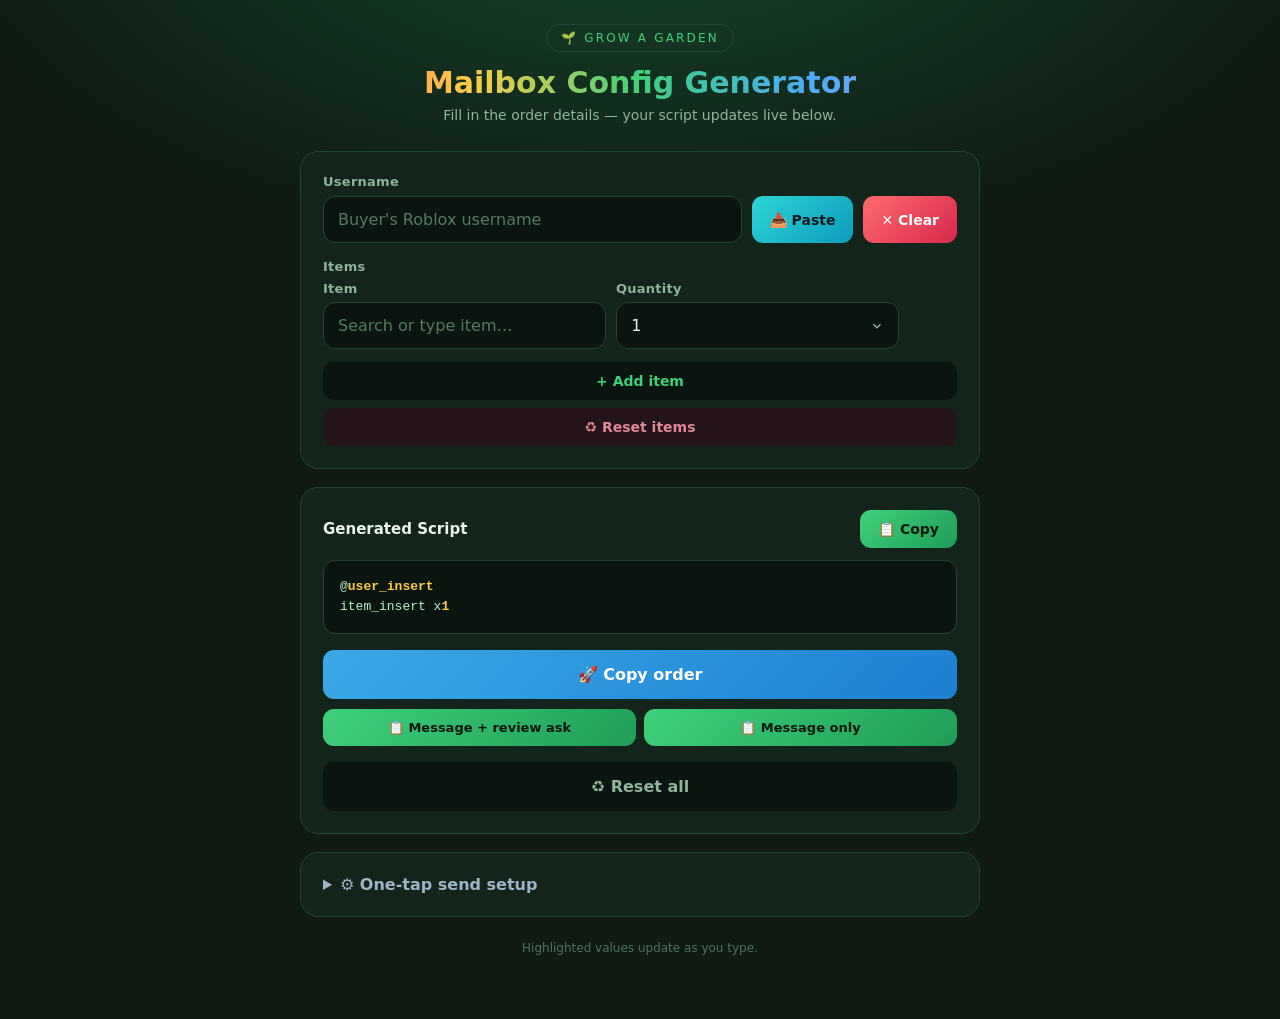
<file: index.html>
<!DOCTYPE html>
<html lang="en">
<head>
<meta charset="UTF-8">
<meta name="viewport" content="width=device-width, initial-scale=1.0">
<title>Mailbox Config Generator</title>
<style>
  :root{
    --bg:#0e1a12;
    --panel:#13241a;
    --panel-2:#0b150f;
    --line:#234433;
    --text:#e8f5ec;
    --muted:#8fb39c;
    --leaf:#3fd07a;
    --leaf-deep:#1f9d57;
    --gold:#ffcb45;
    --code:#bdf0cf;
  }
  *{box-sizing:border-box;margin:0;padding:0}
  body{
    font-family:'Segoe UI',system-ui,-apple-system,sans-serif;
    background:
      radial-gradient(1200px 600px at 50% -10%, #18452b 0%, transparent 60%),
      var(--bg);
    color:var(--text);
    min-height:100vh;
    padding:24px 16px 64px;
    -webkit-font-smoothing:antialiased;
  }
  .wrap{max-width:680px;margin:0 auto}
  header{text-align:center;margin-bottom:28px}
  .badge{
    display:inline-block;font-size:12px;letter-spacing:.18em;text-transform:uppercase;
    color:var(--leaf);border:1px solid var(--line);border-radius:999px;
    padding:6px 14px;margin-bottom:14px;
  }
  h1{
    font-size:30px;font-weight:800;line-height:1.1;
    background:linear-gradient(90deg,#ff6b6b,#ffcb45,#3fd07a,#4dabf7,#b197fc);
    -webkit-background-clip:text;background-clip:text;color:transparent;
  }
  .sub{color:var(--muted);font-size:14px;margin-top:8px}

  .card{
    background:var(--panel);border:1px solid var(--line);border-radius:18px;
    padding:22px;margin-bottom:18px;
  }
  .grid{display:grid;gap:16px}
  label{display:block;font-size:13px;color:var(--muted);margin-bottom:7px;font-weight:600;letter-spacing:.02em}
  input,select{
    width:100%;background:var(--panel-2);border:1px solid var(--line);
    color:var(--text);border-radius:12px;padding:13px 14px;font-size:16px;
    font-family:inherit;transition:border-color .15s,box-shadow .15s;appearance:none;
  }
  select{
    background-image:url("data:image/svg+xml,%3Csvg xmlns='http://www.w3.org/2000/svg' width='14' height='14' viewBox='0 0 24 24' fill='none' stroke='%238fb39c' stroke-width='2.5'%3E%3Cpath d='M6 9l6 6 6-6'/%3E%3C/svg%3E");
    background-repeat:no-repeat;background-position:right 14px center;padding-right:40px;
  }
  input:focus,select:focus{
    outline:none;border-color:var(--leaf);
    box-shadow:0 0 0 3px rgba(63,208,122,.18);
  }
  input::placeholder{color:#557a64}

  .input-row{display:flex;gap:10px;align-items:stretch}
  .input-row input{flex:1;min-width:0}
  .btn-paste{
    background:linear-gradient(135deg,#2dd4d4,#0e9bbf);color:#04181d;
    border:none;flex:0 0 auto;font-size:15px;
  }
  .btn-paste:hover{filter:brightness(1.08)}
  .btn-paste.done{background:linear-gradient(135deg,#ffcb45,#f5a623);color:#3a2400;border-color:transparent}

  .btn-clear{
    background:linear-gradient(135deg,#ff6b6b,#d6294e);color:#fff;
    border:none;flex:0 0 auto;font-size:15px;
  }
  .btn-clear:hover{filter:brightness(1.08)}
  .btn-clear:active{transform:scale(.95)}

  .item-row{display:flex;gap:10px;align-items:flex-start;margin-bottom:10px}
  .item-row .col{flex:1;min-width:0;display:flex;flex-direction:column;gap:10px}
  .btn-remove{
    flex:0 0 auto;height:48px;background:linear-gradient(135deg,#ff6b6b,#d6294e);
    color:#fff;border:none;font-size:20px;padding:0 15px;line-height:1;
  }
  .btn-remove:hover{filter:brightness(1.08)}
  .btn-add{
    background:var(--panel-2);border:1px dashed var(--line);color:var(--leaf);
    width:100%;justify-content:center;margin-top:2px;
  }
  .btn-add:hover{border-color:var(--leaf);background:#102b1c}

  .btn-reset{
    background:var(--panel-2);border:1px solid var(--line);color:var(--muted);
  }
  .btn-reset:hover{border-color:#c0556a;color:#ff8fa3;background:#2a1418}

  .btn-reset-items{
    background:#241317;border:1px solid #4a2730;color:#e0879a;
    width:100%;justify-content:center;margin-top:8px;
  }
  .btn-reset-items:hover{border-color:#c0556a;color:#ff8fa3;background:#2e171c}
  .col-caps{display:flex;gap:10px;margin-bottom:6px}
  .col-caps span{flex:1;font-size:13px;color:var(--muted);font-weight:600;letter-spacing:.02em}
  .col-caps .spacer{flex:0 0 auto;width:48px}

  .combo{position:relative}
  .combo-list{
    position:absolute;top:calc(100% + 4px);left:0;right:0;z-index:20;
    background:var(--panel);border:1px solid var(--line);border-radius:12px;
    max-height:240px;overflow-y:auto;box-shadow:0 12px 32px rgba(0,0,0,.45);
    display:none;
  }
  .combo-list.show{display:block}
  .combo-item{
    padding:12px 14px;font-size:15px;cursor:pointer;
    border-bottom:1px solid rgba(35,68,51,.45);
  }
  .combo-item:last-child{border-bottom:none}
  .combo-item:hover,.combo-item.active{background:#173024;color:var(--leaf)}
  .combo-item.bundle{color:var(--gold);border-left:3px solid var(--gold)}
  .combo-item.bundle:hover,.combo-item.bundle.active{background:#2a2410;color:var(--gold)}
  .itemInput.bundle-selected{
    border-color:var(--gold);
    background:rgba(255,203,69,.10);
    font-weight:600;
  }
  .combo-empty{padding:12px 14px;font-size:14px;color:var(--muted)}

  .preview-head{display:flex;align-items:center;justify-content:space-between;margin-bottom:12px;gap:12px;flex-wrap:wrap}
  .preview-head h2{font-size:15px;font-weight:700;color:var(--text)}
  pre{
    background:var(--panel-2);border:1px solid var(--line);border-radius:12px;
    padding:16px;overflow-x:auto;font-size:13px;line-height:1.55;
    font-family:'SF Mono',ui-monospace,'Cascadia Code',Consolas,monospace;
    color:var(--code);white-space:pre;
  }
  .hl{color:var(--gold);font-weight:700}
  .btn{
    border:none;border-radius:11px;padding:11px 18px;font-size:14px;font-weight:700;
    cursor:pointer;font-family:inherit;transition:transform .08s,filter .15s;
    display:inline-flex;align-items:center;gap:7px;white-space:nowrap;
  }
  .btn:active{transform:scale(.96)}
  a.btn{text-decoration:none;box-sizing:border-box}
  .btn-copy{
    background:linear-gradient(135deg,var(--leaf),var(--leaf-deep));color:#06170d;
  }
  .btn-copy:hover{filter:brightness(1.08)}
  .btn-copy.done{background:linear-gradient(135deg,#ffcb45,#f5a623);color:#3a2400}
  .copy-big{width:100%;justify-content:center;padding:15px;font-size:16px;margin-top:16px}
  .msg-row{display:flex;gap:8px;margin-top:10px}
  .msg-row .btn{flex:1;justify-content:center;padding:11px 10px;font-size:13px}
  .cmd-grid{display:flex;flex-wrap:wrap;gap:8px;margin-bottom:12px}
  .cmd-grid .btn{font-size:13px;padding:9px 14px;background:var(--panel-2);
    border:1px solid var(--line);color:var(--text);font-weight:600}
  .cmd-grid .btn:hover{border-color:var(--leaf)}
  .cmd-grid .btn.danger{color:#ff8080;border-color:rgba(255,107,107,.35)}
  .cmd-grid .btn.danger:hover{border-color:#ff8080}
  .cmd-out{max-height:340px;overflow-y:auto;white-space:pre-wrap;margin:0;font-size:12.5px}
  .cmd-counts{display:flex;flex-wrap:wrap;gap:6px;justify-content:flex-end}
  .cnt-chip{font-size:12px;background:var(--panel-2);border:1px solid var(--line);
    border-radius:999px;padding:4px 10px;color:var(--muted);white-space:nowrap}
  .cnt-chip b{color:var(--text);font-weight:700}
  .cnt-chip.active{border-color:var(--leaf);color:var(--leaf)}
  .cnt-chip.warn b{color:var(--gold)}
  .cnt-chip.full b{color:#ff8080}
  .btn-send{
    background:linear-gradient(135deg,#3aa9e8,#1d7fd1);color:#fff;
  }
  .btn-send:hover{filter:brightness(1.08)}
  .btn-send.done{background:linear-gradient(135deg,#3fd07a,#1f9d57);color:#06170d}
  .btn-send.err{background:linear-gradient(135deg,#ff6b6b,#d6294e);color:#fff}
  .relay-setup{margin-top:14px}
  .relay-setup summary{cursor:pointer;font-weight:600;color:#9fb3c8}
  .relay-setup input{width:100%;box-sizing:border-box;margin:8px 0;padding:10px 12px;
    border-radius:10px;border:1px solid #2a3a4d;background:#0e1722;color:#e6eef7;font-size:15px}
  .relay-setup .hint{font-size:13px;color:#7d93a8}
  #relayStatus{margin-left:10px;font-size:13px;color:#7d93a8}

  .foot{text-align:center;color:#4f7361;font-size:12px;margin-top:24px}
  .ebay-card .preview-head h2{display:flex;align-items:center;gap:8px}
  .ebay-count{color:var(--gold);font-weight:700}
  .eb-head-right{display:flex;align-items:center;gap:10px;flex-wrap:wrap;justify-content:flex-end}
  .auto-toggle{display:flex;align-items:center;gap:7px;font-size:12.5px;font-weight:700;
    color:var(--muted);background:var(--panel-2);border:1px solid var(--line);
    border-radius:999px;padding:6px 12px;cursor:pointer;user-select:none;white-space:nowrap;
    transition:color .15s,border-color .15s,background .15s}
  .auto-toggle:hover{color:var(--text)}
  .auto-toggle input{position:absolute;opacity:0;width:0;height:0}
  .auto-dot{width:17px;height:17px;border-radius:50%;border:2px solid var(--line);
    display:inline-flex;align-items:center;justify-content:center;flex:0 0 auto;
    font-size:11px;font-weight:900;line-height:1;transition:background .15s,border-color .15s}
  .auto-state{font-size:11px;font-weight:900;letter-spacing:.5px;
    border-radius:999px;padding:1px 7px;background:var(--line);color:var(--muted)}
  .auto-toggle.on{color:var(--leaf);border-color:var(--leaf);background:rgba(74,222,128,.12)}
  .auto-toggle.on .auto-dot{background:var(--leaf);border-color:var(--leaf);color:#08160c}
  .auto-toggle.on .auto-dot::after{content:'✓'}
  .auto-toggle.on .auto-state{background:var(--leaf);color:#08160c}
  .eb-autobadge{display:inline-block;font-size:11px;font-weight:700;color:var(--leaf);
    border:1px solid var(--leaf);border-radius:999px;padding:1px 7px;margin-left:6px}

  /* Mobile: the header has a title + two toggles + Refresh. On narrow screens let the
     controls drop onto their own full-width row and shrink slightly so nothing spills
     out of the card. */
  @media (max-width: 560px){
    .preview-head{gap:8px}
    .eb-head-right{width:100%;justify-content:flex-start;gap:8px}
    .auto-toggle{font-size:11.5px;padding:5px 10px;gap:6px}
    .auto-dot{width:15px;height:15px}
    .eb-head-right .btn{flex:0 0 auto}
    .ebay-card .preview-head h2{width:100%}
  }
  .ebay-order{border:1px solid var(--line);border-radius:12px;padding:12px;margin:10px 0;background:var(--panel-2)}
  .ebay-meta{font-size:14px;color:var(--text);margin-bottom:6px}
  .ebay-id{color:var(--muted);font-size:12px;float:right}
  .ebay-titles{font-size:13px;color:var(--code);margin:6px 0;line-height:1.5}
  .ebay-notes{font-size:13px;color:var(--gold);background:rgba(255,203,69,.08);
    border-radius:8px;padding:6px 8px;margin:6px 0}
  .ebay-reply{font-size:13px;color:#7fd8ff;background:rgba(90,180,255,.1);
    border:1px solid rgba(90,180,255,.3);border-radius:8px;padding:7px 10px;margin:6px 0;line-height:1.5}
  .eb-rmsg{margin-top:4px;padding-left:8px;border-left:2px solid rgba(90,180,255,.45);color:#cfefff}
  .ebay-order label{display:block;font-size:12px;color:var(--muted);margin:8px 0 3px}
  .ebay-order .eb-user,.ebay-order .eb-items{width:100%}
  .ebay-order .eb-user{
    background:var(--panel-2);border:1px solid var(--line);border-radius:10px;
    padding:10px 12px;color:var(--text);font-size:14px;
  }
  .ebay-order textarea.eb-items,.ebay-order .eb-items[contenteditable]{
    background:var(--panel-2);border:1px solid var(--line);border-radius:12px;
    padding:12px 14px;color:var(--code);white-space:pre-wrap;overflow-wrap:anywhere;
    font-family:'SF Mono',ui-monospace,'Cascadia Code',Consolas,monospace;
    font-size:13px;line-height:1.6;resize:vertical;min-height:44px;
  }
  .ebay-order .eb-items[contenteditable]:focus{outline:none;border-color:var(--leaf)}
  .ebay-actions{display:flex;gap:8px;margin-top:10px}
  .ebay-actions .btn{flex:1}
  .eb-status{display:inline-block;margin-top:6px;font-size:13px;color:var(--muted)}
  .eb-processing{color:var(--gold);font-size:14px;padding:10px 2px}
  .eb-done{color:var(--leaf);font-weight:700;font-size:14px;padding:10px 2px}
  .eb-fail{color:#ff8080;background:rgba(255,107,107,.12);border:1px solid rgba(255,107,107,.3);
    border-radius:8px;padding:8px 10px;margin:8px 0;font-size:13px;line-height:1.5}
  .eb-remnote{color:var(--gold);background:rgba(255,203,69,.08);border-radius:8px;
    padding:7px 10px;margin:6px 0;font-size:13px}
  .eb-stuck{margin-top:8px;font-size:12.5px;color:var(--muted);display:flex;
    align-items:center;gap:8px;flex-wrap:wrap}
  .eb-forceclear{background:var(--panel-2);border:1px solid rgba(255,107,107,.35);
    color:#ff8080;font-size:12px;font-weight:600;padding:6px 12px}
  .eb-forceclear:hover{border-color:#ff8080}
  .eb-outsourced{color:#c8a4ff;background:rgba(170,120,255,.12);
    border:1px solid rgba(170,120,255,.35);border-radius:8px;
    padding:7px 10px;margin:6px 0;font-size:13px;line-height:1.5}
  .eb-outsourced b{color:#e2d0ff}
  .eb-eldo{margin:8px 0}
  .eb-buyeldo{display:block;width:100%;background:#f5b942;color:#1a1205;border:none;
    font-weight:800;font-size:13px;padding:10px 12px;margin-bottom:6px}
  .eb-buyeldo:hover{background:#ffc84d}
  .eb-buyeldo.done{background:var(--leaf);color:#08160c}
  .eb-eldo-hint{font-size:11.5px;color:var(--muted);text-align:center}
  .cmd-lane{display:flex;align-items:center;gap:6px;margin:0 0 8px}
  .cmd-lane-lbl{font-size:12px;color:var(--muted);margin-right:2px}
  .cmd-lane-btn{background:var(--panel2,#1a2320);color:var(--muted);border:1px solid var(--line,#2a3a33);
    border-radius:7px;padding:4px 12px;font-size:12px;font-weight:700;cursor:pointer}
  .cmd-lane-btn.active{background:var(--leaf,#3ad07a);color:#08160c;border-color:var(--leaf,#3ad07a)}
  .eb-ask{background:var(--panel-2);border:1px solid var(--line);color:var(--muted);
    font-size:12px;font-weight:600;padding:6px 12px;margin-top:6px}
  .eb-ask:hover{color:var(--text);border-color:var(--leaf)}
  .eb-copyscript{background:var(--panel-2);border:1px solid var(--line);color:var(--muted);
    font-size:12px;font-weight:600;padding:6px 12px;margin-top:8px;width:100%}
  .eb-copyscript:hover{color:var(--text);border-color:var(--leaf)}
  .eb-copyscript.done{color:var(--leaf);border-color:var(--leaf)}
  .eb-copymsg{background:var(--panel-2);border:1px solid var(--line);color:var(--muted);
    font-size:12px;font-weight:600;padding:6px 12px;margin-top:8px;width:100%}
  .eb-copymsg:hover{color:var(--text);border-color:var(--leaf)}
  .eb-copymsg.done{color:var(--leaf);border-color:var(--leaf)}
  .eb-copymsg-plain{margin-top:6px}
  .eb-confirm-warn{background:#3a2a10;border:1px solid #b8860b;color:#ffd77a;
    border-radius:8px;padding:8px 10px;margin:6px 0;font-size:13px;line-height:1.4}
  .eb-giftcap{background:#2a1c3a;border:1px solid #9b6bd8;color:#d7b8ff;
    border-radius:8px;padding:8px 10px;margin:6px 0;font-size:13px;line-height:1.4}
  .eb-holddispatch{background:#10263a;border:1px solid #4a90d8;color:#a9d4ff;
    border-radius:8px;padding:8px 10px;margin:6px 0;font-size:13px;line-height:1.4}
  .eb-copymsg.needs-send{color:#ffd77a;border-color:#b8860b;background:#2a2410;font-weight:600}
</style>
</head>
<body>
<div class="wrap">
  <header>
    <span class="badge">🌱 Grow a Garden</span>
    <h1>Mailbox Config Generator</h1>
    <p class="sub">Fill in the order details — your script updates live below.</p>
  </header>

  <div class="card ebay-card" id="ebayCard" style="display:none">
    <div class="preview-head">
      <h2>📥 eBay Orders <span class="ebay-count" id="ebayCount"></span></h2>
      <div class="eb-head-right">
        <label class="auto-toggle" title="Orders with a username that map cleanly are sent and dispatched without you">
          <input type="checkbox" id="autoSend">
          <span class="auto-dot"></span>
          <span>🤖 Auto-send</span>
          <span class="auto-state" id="autoState">OFF</span>
        </label>
        <label class="auto-toggle" title="When ON, pre-sale 'Hi' messages are answered every 5 min (instead of every 30). Turn on when you're away so buyers aren't left waiting.">
          <input type="checkbox" id="awayMode">
          <span class="auto-dot"></span>
          <span>🚶 Away</span>
          <span class="auto-state" id="awayState">OFF</span>
        </label>
        <button class="btn btn-copy" id="ebayRefresh" type="button">↻ Refresh</button>
      </div>
    </div>
    <div id="ebayList"></div>
  </div>

  <div class="card cmd-card" id="cmdCard" style="display:none">
    <div class="preview-head">
      <h2>🤖 Bot Console</h2>
      <div class="cmd-counts" id="cmdCounts"></div>
    </div>
    <div class="cmd-lane" id="cmdLaneRow">
      <span class="cmd-lane-lbl">Run on:</span>
      <button class="cmd-lane-btn active" type="button" data-lane="main">Main</button>
      <button class="cmd-lane-btn" type="button" data-lane="sheckles">Sheckles</button>
      <button class="cmd-lane-btn" type="button" data-lane="fall">Fall</button>
    </div>
    <div class="cmd-grid" id="cmdGrid"></div>
    <pre class="cmd-out" id="cmdOut">Run a command to see the bot's reply here.</pre>
  </div>

  <div class="card">
    <div class="grid">
      <div>
        <label for="username">Username</label>
        <div class="input-row">
          <input id="username" type="text" placeholder="Buyer's Roblox username" autocomplete="off" spellcheck="false">
          <button class="btn btn-paste" id="pasteBtn" type="button">📥 Paste</button>
          <button class="btn btn-clear" id="clearBtn" type="button">✕ Clear</button>
        </div>
      </div>
      <div>
        <label>Items</label>
        <div class="col-caps"><span>Item</span><span>Quantity</span><span class="spacer"></span></div>
        <div id="rows"></div>
        <button class="btn btn-add" id="addBtn" type="button">+ Add item</button>
        <button class="btn btn-reset-items" id="resetItemsBtn" type="button">♻️ Reset items</button>
      </div>
    </div>
  </div>

  <div class="card">
    <div class="preview-head">
      <h2>Generated Script</h2>
      <button class="btn btn-copy" id="copyTop">📋 Copy</button>
    </div>
    <pre id="output"></pre>
    <button class="btn btn-send copy-big" id="sendBtn">🚀 Copy order</button>
    <div class="msg-row">
      <button class="btn btn-copy" id="copyMsgFast">📋 Message + review ask</button>
      <button class="btn btn-copy" id="copyMsgPlain">📋 Message only</button>
    </div>
    <button class="btn btn-reset copy-big" id="resetBtn">♻️ Reset all</button>
  </div>

  <details class="card relay-setup" id="relaySetup">
    <summary>⚙️ One-tap send setup</summary>
    <p class="hint">Enter your relay URL + secret once. Stored only in this browser
      (localStorage), never in the page source. When set, “Send order” fires the
      order straight to the bot — no copy-paste.</p>
    <input id="relayUrl" placeholder="Relay URL — https://….workers.dev" autocomplete="off" spellcheck="false">
    <input id="relaySecret" placeholder="Relay secret" autocomplete="off" spellcheck="false">
    <button class="btn btn-copy" id="relaySaveBtn">Save</button>
    <span id="relayStatus"></span>
  </details>

  <p class="foot">Highlighted values update as you type.</p>
</div>

<!-- The mailbox send logic, embedded so the site can hand you a COMPLETE
     runnable script (config + logic) to paste into Delta on iOS, where
     there is no listener pushing payload.lua. type="text/plain" means the
     browser never executes it; we just read .textContent. -->
<script id="sendLua" type="text/plain">
pcall(function() writefile("send_started.txt", "1") end)
local C = getgenv().MailboxConfig or {}
local RS = game:GetService("ReplicatedStorage")
local Players = game:GetService("Players")
local Net = require(RS:WaitForChild("SharedModules"):WaitForChild("Networking"))
local PS = require(RS:WaitForChild("ClientModules"):WaitForChild("PlayerStateClient"))
local LP = Players.LocalPlayer

-- Anti-AFK: the emulator sits idle between orders, so Roblox's ~20-min idle timer
-- kicks it. Simulate a tiny bit of input to reset that timer.
--
-- NOTE: this uses VirtualUser, which some game anti-cheats specifically watch for
-- (a normal client never calls it). If you're seeing game-specific kicks (error
-- 267), turn this OFF first to rule it out:  getgenv().MailboxAntiAfk = false
-- OFF BY DEFAULT. This used VirtualUser to stop idle kicks, but VirtualUser is a
-- signature game anti-cheats watch for, and the fall lane started getting
-- game-issued kicks (error 267) during idle gaps when this was the ONLY thing
-- running. Idle kicks are handled fine by the listener's Reconnect-and-retry,
-- so this is not worth the risk. Set getgenv().MailboxAntiAfk = true to re-enable.
if getgenv().MailboxAntiAfk == true and not getgenv().__mailboxAntiAfk then
getgenv().__mailboxAntiAfk = true
local VirtualUser = game:GetService("VirtualUser")
local function nudge()
pcall(function()
VirtualUser:CaptureController()
VirtualUser:ClickButton2(Vector2.new())
end)
end
pcall(function()
LP.Idled:Connect(nudge)              -- fires right before the idle kick
end)
task.spawn(function()
local every = tonumber(getgenv().AntiAfkSeconds) or 600   -- 10 min heartbeat
while task.wait(every) do
nudge()
end
end)
print("[Mailbox] anti-AFK installed (heartbeat " .. (tonumber(getgenv().AntiAfkSeconds) or 600) .. "s)")
end

local DAILY_LIMIT = tonumber(getgenv().DailyLimit) or 50
-- Sheckles gift pacing. The game rate-limits gifts; these are tuned to outlast a
-- longer-than-expected cooldown so a big order doesn't die after a couple of
-- batches. All overridable via getgenv() without re-embedding the script.
local SHECK_BATCH_GAP  = tonumber(getgenv().SheckBatchGap)  or 20   -- wait between OK batches (was 15)
local SHECK_RETRY_BASE = tonumber(getgenv().SheckRetryBase) or 30   -- first retry wait after a reject
local SHECK_RETRY_STEP = tonumber(getgenv().SheckRetryStep) or 15   -- add per additional failure
local SHECK_RETRY_MAX  = tonumber(getgenv().SheckRetryMax)  or 90   -- cap on a single retry wait
-- The game blocks gifts after ~100 fruit per session. Once we're at/above this
-- and a few retries have failed, treat it as the wall (pause for Jamie) instead
-- of retrying for minutes. Margin below 100 in case the exact cap wobbles.
local GIFT_WALL       = tonumber(getgenv().GiftWall)      or 96   -- fruit count that trips the wall check
local GIFT_WALL_TRIES = tonumber(getgenv().GiftWallTries) or 3    -- rejects at the wall before we stop
-- GAG2 limits each SENDING account to 5 gifts per day to any one player. One gift
-- can still hold many item stacks, so we pack orders into as few gifts as possible.
-- If a single account still needs more than this many gifts for one buyer, we stop
-- and alert Jamie — the rest can go from a DIFFERENT account (each has its own 5),
-- or the next day. Tunable via getgenv().RecipientGiftMax.
local RECIPIENT_GIFT_MAX = tonumber(getgenv().RecipientGiftMax) or 5
local USED_TODAY = tonumber((getgenv().SendCounts or {})[tostring(LP.Name):lower()]) or 0
local FVC; do local ok, m = pcall(function() return require(RS.SharedModules.FruitValueCalc) end); if ok then FVC = m end end
local STACK = {Sprinklers=1,WateringCans=1,Mushrooms=1,Gnomes=1,Raccoons=1,Crates=1,SeedPacks=1,Trowels=1,Props=1,Seeds=1,HarvestedFruits=1,Flashbangs=1,EmptyPots=1}
local function getInv()
local ok, r = pcall(function() return PS:WaitForLocalReplica(5) end)
return ok and r and r.Data and type(r.Data.Inventory) == "table" and r.Data.Inventory
end
local function collectFruits(name, count)
local lp = Players.LocalPlayer
local ids = {}
local function scan(container)
if not container then return end
for _, c in ipairs(container:GetChildren()) do
if #ids >= count then return end
if c:GetAttribute("FruitProxy") == true or c:GetAttribute("HarvestedFruit") == true then
local fname = c:GetAttribute("Fruit") or c:GetAttribute("FruitName")
local id = c:GetAttribute("Id")
if fname == name and id then ids[#ids + 1] = id end
end
end
end
scan(lp.Backpack)
scan(lp.Character)
return ids
end
local function valueFruit(o)
local a = o:GetAttributes()
if not FVC then return 0 end
local ok, v = pcall(FVC, a.FruitName or a.Fruit, a.SizeMultiplier, a.Mutation, LP, a.DecayAlpha)
return (ok and tonumber(v)) or 0
end
local function pickByValue(target)
local fr = {}
local function scan(c) if c then for _, o in ipairs(c:GetChildren()) do
if o:GetAttribute("HarvestedFruit") == true or o:GetAttribute("FruitProxy") == true then
local id = o:GetAttribute("Id")
if id then fr[#fr + 1] = { id = id, v = valueFruit(o) } end
end
end end end
scan(LP.Backpack); scan(LP.Character)
table.sort(fr, function(x, y) return x.v < y.v end)   -- smallest first = least overshoot
local ids, sum = {}, 0
for _, f in ipairs(fr) do
if sum >= target then break end
if f.v > 0 then ids[#ids + 1] = f.id; sum += f.v end
end
return ids, sum
end
local function pickBatch(remaining, maxN)
local fr = {}
local function scan(c) if c then for _, o in ipairs(c:GetChildren()) do
if o:GetAttribute("HarvestedFruit") == true or o:GetAttribute("FruitProxy") == true then
local id = o:GetAttribute("Id")
-- Capture the fruit's NAME too, so the buyer can be told exactly which crops
-- they received and need to sell (a bare "delivered as CROPS" isn't checkable).
if id then fr[#fr + 1] = { id = id, v = valueFruit(o), name = tostring(o.Name) } end
end
end end end
scan(LP.Backpack); scan(LP.Character)
table.sort(fr, function(x, y) return x.v < y.v end)
local ids, sum, names = {}, 0, {}
for _, f in ipairs(fr) do
if sum >= remaining or #ids >= maxN then break end
if f.v > 0 then
ids[#ids + 1] = f.id
sum += f.v
local nm = f.name or "Fruit"
names[nm] = (names[nm] or 0) + 1
end
end
return ids, sum, names
end
local function claimInbox()
-- CONFIRMED by a live remote scan: Net.Mailbox has Claim, ClaimAll, ClaimAllProgress
-- and ClaimAllFinished. ClaimAll empties the whole mailbox in ONE call — far faster
-- than firing Claim per item — and ClaimAllFinished tells us when it's actually done,
-- so we don't guess with a fixed sleep. Falls back to the per-item loop if anything
-- is missing (e.g. after a game update renames things).
local ALLOW_CLAIM_ALL = (getgenv().MailboxClaimAll ~= false)   -- set false to force per-item
if ALLOW_CLAIM_ALL and type(Net.Mailbox) == "table" then
local remote = Net.Mailbox.ClaimAll
if remote and type(remote.Fire) == "function" then
-- Listen for completion before firing, so we can't miss a fast finish.
local done = false
local conn
pcall(function()
local fin = Net.Mailbox.ClaimAllFinished
if fin and fin.OnClientEvent then
conn = fin.OnClientEvent:Connect(function() done = true end)
end
end)
local ok = pcall(function() return remote:Fire() end)
if ok then
-- Wait for ClaimAllFinished, capped so a missing event can't hang the send.
local waited = 0
while not done and waited < 8 do
task.wait(0.2); waited = waited + 0.2
end
if conn then pcall(function() conn:Disconnect() end) end
task.wait(0.3)                  -- let claimed items settle into the backpack
return -1                       -- -1 signals "claimed via Claim All" (count unknown)
end
if conn then pcall(function() conn:Disconnect() end) end
end
end
-- Fallback: list the mailbox and claim each item individually.
local ok, inbox = pcall(function() return Net.Mailbox.List:Fire() end)
if not ok or type(inbox) ~= "table" then return 0 end
local c = 0
for mailId in pairs(inbox) do
local cok = pcall(function() return Net.Mailbox.Claim:Fire(mailId) end)
if cok then c += 1 end
task.wait(0.3)
end
return c
end
local function buildOrder(inv, items)
local entries, sheckle, short = {}, nil, {}
for name, amt in items do
local want = math.max(1, math.floor(tonumber(amt) or 1))
-- SHECKLES and LEAVES are both currencies delivered as fruit-value (1 unit = 1
-- fruit-value point). LEAVES is the Fall Harvest currency; mechanically identical,
-- just labelled differently and sent from the fall emulator's own fruit stock.
if name == "SHECKLES" or name == "LEAVES" then
sheckle = { reqM = want, target = want * 1000000, currency = (name == "LEAVES") and "Leaves" or "Sheckles" }
else
local origWant = want
local fruitName = type(name) == "string" and name:match("^FRUIT::(.+)$")
if fruitName then
local got = 0
for _, id in ipairs(collectFruits(fruitName, want)) do
entries[#entries + 1] = { Category = "HarvestedFruits", ItemKey = id, Count = 1, disp = fruitName }
got += 1
end
if got < origWant then short[fruitName] = (short[fruitName] or 0) + (origWant - got) end
else
local matched = 0
-- Prefixes aren't part of the pet name — the game stores a plain Name plus
-- attributes like Size="Big" or Mutation="Rainbow"/"Mega". Strip the prefix(es)
-- and match on those fields, so a plain "Ice Serpent" never ships a Rainbow/Mega
-- one (and vice-versa). Prefixes may appear in any order/combination.
local petName, wantBig, wantRainbow, wantMega = name, false, false, false
-- Only strip Big/Rainbow/Mega as PET mutation prefixes — never from a seed. On the
-- Fall Harvest channel, Maple Rainbow/Gold seeds are claimed simply as "Rainbow Seed"
-- / "Gold Seed"; those must fall through to the seed matcher, NOT be read as a
-- "Rainbow"-mutation pet named "Seed". A pet ends in an animal name, a seed in "Seed".
if type(name) == "string" and not name:lower():match("seed%s*$") then
local changed = true
while changed do
changed = false
local b = petName:match("^[Bb]ig%s+(.+)$")
if b then petName, wantBig, changed = b, true, true end
local r = petName:match("^[Rr]ainbow%s+(.+)$")
if r then petName, wantRainbow, changed = r, true, true end
local m = petName:match("^[Mm]ega%s+(.+)$")
if m then petName, wantMega, changed = m, true, true end
end
end
if type(inv.Pets) == "table" then
for key, p in inv.Pets do
if want <= 0 then break end
-- CONFIRMED by a live inventory dump — variants live in TWO separate fields:
--   Size : "Big" or "Huge"   (Huge is what the UI calls "Mega")
--   Type : "Rainbow"
-- They roll independently, so a pet can be Size="Huge" AND Type="Rainbow".
-- Plain pets have neither field set.
local _sz = tostring(p.Size or "")
local _ty = tostring(p.Type or "")
local isMega = (_sz == "Huge") or (_sz == "Mega")
local isBig = (_sz == "Big")
local isRainbow = (_ty == "Rainbow")
if type(p) == "table" and p.Id and not p.Equipped
and (tostring(p.Name):gsub("%s",""):lower()) == (tostring(petName):gsub("%s",""):lower())
and (isBig == wantBig)
and (isRainbow == wantRainbow)
and (isMega == wantMega) then
entries[#entries + 1] = { Category = "Pets", ItemKey = key, Count = 1, disp = name }
want -= 1
matched += 1
end
end
end
local stackAdded = 0
if want > 0 and not wantBig and not wantRainbow and not wantMega then
-- Resolve the real inventory key for this seed/item. The game may store it under
-- a slightly different name than our code uses — e.g. "Amber Cranberry Seed" vs
-- "Amber Cranberry", or different casing. Try exact, +/- " Seed", then a
-- case/space-insensitive scan so a naming mismatch doesn't look like "out of stock".
local function resolveKey(t)
if type(t[name]) == "number" then return name end
local alt = name:match("^(.-)%s+[Ss]eed$")          -- name without trailing "Seed"
if alt and type(t[alt]) == "number" then return alt end
local withSeed = name .. " Seed"                     -- name WITH "Seed"
if type(t[withSeed]) == "number" then return withSeed end
-- Some fall seeds are ordered as "Maple X" (to stay distinct from the main-lane
-- "X") but claim in-game under the plain name — as Maple Gold/Rainbow do. So if
-- the Maple name doesn't match, try again without the prefix. Safe: these items
-- only ever run on the fall emulator, so this can't pick up a main-lane seed.
local noMaple = name:match("^[Mm]aple%s+(.+)$")
if noMaple then
if type(t[noMaple]) == "number" then return noMaple end
local nmAlt = noMaple:match("^(.-)%s+[Ss]eed$")
if nmAlt and type(t[nmAlt]) == "number" then return nmAlt end
local nmWith = noMaple .. " Seed"
if type(t[nmWith]) == "number" then return nmWith end
end
local target = name:gsub("%s",""):lower()
local targetNoSeed = target:gsub("seed$","")
local targetNoMaple = target:gsub("^maple","")
local targetNoMapleNoSeed = targetNoMaple:gsub("seed$","")
for k, v in t do
if type(v) == "number" then
local kk = tostring(k):gsub("%s",""):lower()
if kk == target or kk == targetNoSeed or kk:gsub("seed$","") == targetNoSeed
or kk == targetNoMaple or kk:gsub("seed$","") == targetNoMapleNoSeed then
return k
end
end
end
return nil
end
for cat, t in inv do
if cat ~= "Pets" and type(t) == "table" then
local realKey = resolveKey(t)
if realKey and type(t[realKey]) == "number" and t[realKey] > 0 then
local c = math.min(want, t[realKey])
stackAdded = c
-- The game rejects a single gifted stack above ~5000, so split large
-- quantities into 5000-max chunks; the send loop gifts each chunk separately.
local left = c
while left > 0 do
local chunk = math.min(left, 5000)
entries[#entries + 1] = { Category = cat, ItemKey = realKey, Count = chunk, disp = name }
left = left - chunk
end
break
end
end
end
end
-- Requested more than we could cover from inventory: record the shortfall so
-- it's reported as a FAIL (never silently "Confirmed" for fewer than ordered).
local added = matched + stackAdded
if added < origWant then short[name] = (short[name] or 0) + (origWant - added) end
end
end
end
return entries, sheckle, short
end
getgenv().mailboxSendOnce = function()
local function result(s) pcall(function() writefile("send_result.txt", s) end) end
-- Heartbeat: overwrite after each batch so the listener knows we're still
-- working and keeps waiting for big sends instead of timing out early.
local function progress(n) pcall(function() writefile("send_progress.txt", tostring(n)) end) end
local users, items = C.MAIL_USERNAME or {}, C.MAIL_ITEM_NAME or {}
if #users == 0 or not next(items) then result("FAIL|Empty config - nothing sent.") return warn("[Mailbox] empty config") end
local inv = getInv()
if not inv then result("FAIL|Could not read inventory.") return warn("[Mailbox] no inventory") end
local entries, sheckle, short = buildOrder(inv, items)
local summary, failed = {}, {}   -- summary = actually-sent (Confirmed); failed = not sent
if #entries == 0 and not sheckle then result("FAIL|Nothing matched to send.") return warn("[Mailbox] nothing to send") end
local target = tostring(users[math.random(#users)])
local note = C.MAIL_NOTE
if not note or note == "" then
local parts = {}
for name, amt in items do
local q = math.max(1, math.floor(tonumber(amt) or 1))
if name == "SHECKLES" or name == "LEAVES" then
local unit = (name == "LEAVES") and " Leaves" or " Sheckles"
parts[#parts + 1] = (q >= 1000 and (q / 1000) .. "B" or q .. "M") .. unit
else
parts[#parts + 1] = tostring(name) .. " x" .. q
end
end
note = "Order: " .. table.concat(parts, ", ")
end
local ok, uid, err = pcall(function() return Net.Mailbox.LookupPlayer:Fire(target) end)
if not ok or type(uid) ~= "number" or uid <= 0 then result("FAIL|Could not find @" .. target .. ".") return warn("[Mailbox] lookup:", err) end
local sent, i, batches, hitLimit = 0, 1, 0, false
local recipientCapped = false
local mailboxFull = false
while i <= #entries do
if USED_TODAY + batches >= DAILY_LIMIT then hitLimit = true break end
if batches >= RECIPIENT_GIFT_MAX then recipientCapped = true break end  -- 5-gift/buyer/day cap
-- Put up to 20 DISTINCT item stacks in one gift. If the same item appears
-- again (a split large quantity), start a fresh gift so no stack is over the cap.
local batch, seen, j = {}, {}, i
while j <= #entries and #batch < 20 do
local e = entries[j]
local key = tostring(e.Category) .. "|" .. tostring(e.ItemKey)
if seen[key] then break end
seen[key] = true
batch[#batch + 1] = e
j = j + 1
end
local sok, success, reason = pcall(function() return Net.Mailbox.SendBatch:Fire(uid, batch, note) end)
if sok and success then
sent += #batch batches += 1
for _, e in ipairs(batch) do summary[e.disp] = (summary[e.disp] or 0) + e.Count end
else
for _, e in ipairs(batch) do failed[e.disp] = (failed[e.disp] or 0) + e.Count end
-- Read WHY the gift was rejected. If the game says the recipient has hit their
-- daily gift limit (5 gifts per day that THIS account can send to one player —
-- other accounts / lanes each have their own separate 5),
-- flag it so we report it clearly instead of a vague "out of stock" guess.
local rtext = ""
if type(reason) == "string" then rtext = reason
elseif type(reason) == "table" then rtext = tostring(reason.message or reason.reason or reason.error or reason.Message or "")
elseif type(success) == "string" then rtext = success end
rtext = rtext:lower()
if rtext:find("gift") and (rtext:find("limit") or rtext:find("maximum") or rtext:find("per day") or rtext:find("daily") or rtext:find("5")) then
recipientCapped = true
break                       -- buyer is already at their 5-gift daily cap
elseif rtext:find("full") or rtext:find("inbox") or rtext:find("mailbox is") then
mailboxFull = true
break                       -- buyer's mailbox is full
end
end
progress(batches)
i = j
if i <= #entries then task.wait(15) end
end
if sheckle then
if batches > 0 then task.wait(15) end   -- gift cooldown after the pets/items gift
local goal, val, fcount, guard, fails = sheckle.target * 1.05, 0, 0, 0, 0   -- +5% buffer for in-game price drift
local fruitSent = {}         -- fruit name -> how many sent (told to the buyer)
local stopReason = ""
local lastReason = ""        -- last rejection reason string the game returned, if any
while val < goal do
guard += 1
if guard > 150 then break end
if USED_TODAY + batches >= DAILY_LIMIT then hitLimit = true stopReason = "limit" break end
if batches >= RECIPIENT_GIFT_MAX then stopReason = "recipient_giftcap" break end  -- 5/buyer/day
claimInbox()                 -- pull in fruit that arrived since last batch
task.wait(1)                 -- let claimed fruit land in the backpack
local ids, bval, bnames = pickBatch(goal - val, 20)
if #ids == 0 then stopReason = "nofruit" break end  -- nothing left to send
local batch = {}
for _, id in ipairs(ids) do batch[#batch + 1] = { Category = "HarvestedFruits", ItemKey = id, Count = 1 } end
local sok, success, reason = pcall(function() return Net.Mailbox.SendBatch:Fire(uid, batch, note) end)
if sok and success then
val += bval fcount += #ids batches += 1 fails = 0
for nm, c in pairs(bnames or {}) do fruitSent[nm] = (fruitSent[nm] or 0) + c end
progress(string.format("SHECK|%d|%d|%d|ok", math.floor(val), math.floor(sheckle.target), fcount))
if val < goal then task.wait(SHECK_BATCH_GAP) end
else
fails += 1                 -- gift cooldown / daily limit / full mailbox: retry, but not forever
-- Capture WHY the game rejected the gift. Some rejections return a reason string
-- (or a table with a message). A "mailbox full / inbox full" reason is the buyer's
-- problem, NOT our account — so surface it distinctly instead of "hit daily limit".
local rtext = ""
if type(reason) == "string" then rtext = reason
elseif type(reason) == "table" then rtext = tostring(reason.message or reason.reason or reason.error or reason.Message or "")
elseif type(success) == "string" then rtext = success end
if rtext ~= "" then lastReason = rtext end
if rtext:lower():find("full") or rtext:lower():find("inbox") or rtext:lower():find("mailbox is") then
stopReason = "recipient_full"
break
end
-- The game caps gifts at ~100 fruit per session/window. When we've sent about
-- that many and every further batch is now rejected, it's the gift wall, not a
-- passing cooldown — no amount of retrying clears it until the window resets
-- (unknown length). Stop quickly and hand it to Jamie to finish / swap accounts,
-- rather than burning 15 long retries first.
if fcount >= GIFT_WALL and fails >= GIFT_WALL_TRIES then
stopReason = "giftwall"
break
end
-- Otherwise: an ordinary gift cooldown between batches. Retry patiently — the
-- cooldown can run longer than a few seconds. Only treat it as a hard block when
-- NOTHING has sent after several long waits.
local capTries = (fcount == 0) and 6 or 15
if fails >= capTries then
stopReason = (fcount == 0) and "blocked" or "sendfail"
break
end
progress(string.format("SHECK|%d|%d|%d|retry|%d", math.floor(val), math.floor(sheckle.target), fcount, fails))
task.wait(math.min(SHECK_RETRY_BASE + fails * SHECK_RETRY_STEP, SHECK_RETRY_MAX))
end
end
sheckle.value = val
sheckle.count = fcount
sheckle.stop = stopReason
sheckle.reason = lastReason
sheckle.fruit = fruitSent      -- exact crops sent, so the buyer can be told
end
if hitLimit and batches == 0 then
result(("FAIL|Daily limit %d reached (%d/%d) - switch to a new account.\nMETA|acct=%d;name=%s;sends=0"):format(DAILY_LIMIT, USED_TODAY, DAILY_LIMIT, LP.UserId, tostring(LP.Name)))
print("[Mailbox] daily limit, nothing sent")
return false
end
local lines = {}
for disp, cnt in pairs(summary) do
lines[#lines + 1] = ("SENT|@%s sent %s %d Confirmed"):format(target, tostring(disp), cnt)
end
if sheckle then
local cur = sheckle.currency or "Sheckles"
-- Exact crops sent, biggest count first: "Apple x12, Dragon Fruit x8".
-- The buyer needs this to know what to sell in-game.
local fruitStr = ""
do
local fl = {}
for nm, c in pairs(sheckle.fruit or {}) do fl[#fl + 1] = { n = nm, c = c } end
table.sort(fl, function(a, b) if a.c ~= b.c then return a.c > b.c end return a.n < b.n end)
local parts = {}
for _, f in ipairs(fl) do parts[#parts + 1] = f.n .. " x" .. f.c end
fruitStr = table.concat(parts, ", ")
end
if sheckle.value < sheckle.target then
local why = "check the game."
if sheckle.stop == "recipient_full" then
why = "the buyer's in-game mailbox is FULL — they need to open Roblox and claim/clear their mailbox, then it'll send. (Nothing wrong on our side.)"
elseif sheckle.stop == "giftwall" then
why = "this account hit the in-game ~100-fruit gift limit for now — it needs to cool down or you'll need to switch accounts to send the rest to @" .. target .. ". Nothing else is wrong; the amount above is what's already been delivered."
elseif sheckle.stop == "sendfail" then
why = "the gift cooldown didn't clear after several retries. Wait a minute, then resend the rest to @" .. target .. "."
elseif sheckle.stop == "blocked" then
why = "every send was rejected — this could be the buyer's mailbox being full, or this account hitting its daily gift limit. Check by sending a test gift to another user: if that works, ask @" .. target .. " to clear their mailbox; if not, switch accounts."
elseif sheckle.stop == "nofruit" then
why = "ran out of fruit to send — stock more (higher-value fruit means fewer sends per order)."
elseif sheckle.stop == "recipient_giftcap" then
why = "this account (" .. tostring(LP.Name) .. ") has hit its limit of 5 gifts to @" .. target .. " today — send the rest from a DIFFERENT account (each account gets its own 5), or wait until tomorrow."
elseif sheckle.stop == "limit" then
why = "hit the daily send limit — switch accounts and send the rest."
end
lines[#lines + 1] = ("FAIL|@%s SHORT: sent ~%dM of %dM %s (%d fruits). %s"):format(target, math.floor(sheckle.value / 1000000), sheckle.reqM, cur, sheckle.count, why)
if fruitStr ~= "" then lines[#lines + 1] = "CROPS|" .. fruitStr end
else
lines[#lines + 1] = ("SENT|@%s sent %s %dM (~%dM in fruit, %d fruits) Confirmed"):format(target, cur, sheckle.reqM, math.floor(sheckle.value / 1000000), sheckle.count)
if fruitStr ~= "" then lines[#lines + 1] = "CROPS|" .. fruitStr end
end
end
for disp, cnt in pairs(short or {}) do failed[disp] = (failed[disp] or 0) + cnt end
if next(failed) then
local fparts = {}
for disp, cnt in pairs(failed) do fparts[#fparts + 1] = tostring(disp) .. " x" .. cnt end
table.sort(fparts)
local reasonHint = " (out of stock / cooldown / limit)"
if recipientCapped then reasonHint = " - this account hit its 5-gifts-to-this-buyer daily limit; send the rest from another account or tomorrow"
elseif mailboxFull then reasonHint = " - the buyer's mailbox is FULL, they need to clear it" end
lines[#lines + 1] = "FAIL|These did NOT send" .. reasonHint .. " - resend: " .. table.concat(fparts, ", ")
end
if recipientCapped then lines[#lines + 1] = ("FAIL|Account %s has sent @%s its daily max of 5 gifts — send the rest from a DIFFERENT account (each has its own 5/day) or wait until tomorrow."):format(tostring(LP.Name), target) end
if mailboxFull then lines[#lines + 1] = ("FAIL|@%s's in-game mailbox is FULL — they need to open Roblox and clear it, then reply so the rest can send."):format(target) end
if hitLimit then lines[#lines + 1] = ("FAIL|Hit daily limit %d - switch accounts to send the rest."):format(DAILY_LIMIT) end
if #lines == 0 then lines[1] = ("SENT|@%s order sent (%d items) Confirmed"):format(target, sent) end
lines[#lines + 1] = ("META|acct=%d;name=%s;sends=%d"):format(LP.UserId, tostring(LP.Name), batches)
result(table.concat(lines, "\n"))
print("[Mailbox] sent " .. sent .. " items to " .. target)
return next(failed) == nil
end
if C.AUTO_SEND == true then
task.spawn(function()
while true do
pcall(getgenv().mailboxSendOnce)
task.wait(tonumber(C.SEND_INTERVAL) or 10)
end
end)
else
getgenv().mailboxSendOnce()
end
</script>
<script>
// ===== Telegram SEND settings — fill these in =====
// NOTE: these are visible to anyone who views this page's source.
// The chat-ID lock in your listener is what keeps others from running
// scripts on your emulator. If the token is ever abused, revoke it in
// @BotFather and paste the new one here.
const BOT_TOKEN = 'PASTE_YOUR_BOT_TOKEN_HERE';
const CHAT_ID   = 'PASTE_YOUR_CHAT_ID_HERE';
// ==================================================

const tpl = (user, itemsBlock) => `getgenv().MailboxConfig = {
    MAIL_USERNAME = { "${user}" },
    MAIL_ITEM_NAME = { 
${itemsBlock}},
}`;

const esc = s => String(s).replace(/[&<>]/g, c => ({'&':'&amp;','<':'&lt;','>':'&gt;'}[c]));

const ITEMS = [
  {label:'Acorn Seed',          code:'Acorn', qtyOptions:[100,500,1000,2500]},
  {label:'Bald Eagle',          code:'Bald Eagle', max:20},
  {label:'Bamboo Seed',         code:'Bamboo', min:100},
  {label:'Bear',                code:'Bear', max:20},
  {label:'Bee',                 code:'Bee', max:20},
  {label:'Big Bald Eagle',      code:'Big Bald Eagle', max:20},
  {label:'Big Bear',            code:'Big Bear', max:20},
  {label:'Mega Bear',         code:'Mega Bear', max:20},
  {label:'Rainbow Bear',      code:'Rainbow Bear', max:20},
  {label:'Big Bee',             code:'Big Bee', max:20},
  {label:'Big Bunny',           code:'Big Bunny', max:20},
  {label:'Big Deer',            code:'Big Deer', max:20},
  {label:'Big Firefly',         code:'Big Firefly', max:20},
  {label:'Big Frog',            code:'Big Frog', max:20},
  {label:'Big Golden Dragonfly',code:'Big Golden Dragonfly', max:20},
  {label:'Rainbow Golden Dragonfly', code:'Rainbow Golden Dragonfly', max:20},
  {label:'Big Monkey',          code:'Big Monkey', max:20},
  {label:'Mega Monkey',       code:'Mega Monkey', max:20},
  {label:'Rainbow Monkey',    code:'Rainbow Monkey', max:20},
  {label:'Big Owl',             code:'Big Owl', max:20},
  {label:'Big Raccoon',         code:'Big Raccoon', max:20},
  {label:'Mega Raccoon',      code:'Mega Raccoon', max:20},
  {label:'Rainbow Raccoon',   code:'Rainbow Raccoon', max:20},
  {label:'Big Robin',           code:'Big Robin', max:20},
  {label:'Big Turtle',          code:'Big Turtle', max:20},
  {label:'Big Unicorn',         code:'Big Unicorn', max:20},
  {label:'Mega Unicorn',      code:'Mega Unicorn', max:20},
  {label:'Rainbow Unicorn',   code:'Rainbow Unicorn', max:20},
  {label:'Black Dragon',        code:'Black Dragon', max:20},
  {label:'Big Black Dragon',  code:'Big Black Dragon', max:20},
  {label:'Rainbow Black Dragon',code:'Rainbow Black Dragon', max:20},
  {label:'Mega Black Dragon',   code:'Mega Black Dragon', max:20},
  {label:'Butterfly',           code:'Butterfly', max:20},
  {label:'Gold Butterfly',      code:'Gold Butterfly', manual:true, max:5},
  {label:'Purple Butterfly',    code:'Purple Butterfly', manual:true, max:5},
  {label:'Red Butterfly',       code:'Red Butterfly', manual:true, max:5},
  {label:'Carrot Seed',         code:'Carrot', qtyOptions:[100,250,500,1000,2500,5000,10000]},
  {label:'Cherry Seed',         code:'Cherry', max:20},
  {label:'Corn Seed',           code:'Corn', qtyOptions:[1000,2500,5000]},
  {label:'Deer',                code:'Deer', max:20},
  {label:"Dragon's Breath Seed",code:"Dragon's Breath", max:20},
  {label:'Dragon Fruit Seed',   code:'Dragon Fruit', max:20},
  {label:'Eclipse Bloom Seed',  code:'Eclipse Bloom', max:20},
  {label:'Fire Fern Seed',      code:'Fire Fern', max:20},
  {label:'Firefly',             code:'Firefly', max:20},
  {label:'Ghost Pepper Pack',   code:'Ghost Pepper Pack', min:10, max:50},
  {label:'Ghost Pepper Seed',   code:'Ghost Pepper', max:25},
  {label:'Gold Seed',           code:'Gold', min:100},
  {label:'Golden Dragonfly',    code:'Golden Dragonfly', max:20},
  {label:'Hypno Bloom Seed',    code:'Hypno Bloom', max:20},
  {label:'Ice Serpent',         code:'Ice Serpent', max:20},
  {label:'Big Ice Serpent',   code:'Big Ice Serpent', max:20},
  {label:'Rainbow Ice Serpent', code:'Rainbow Ice Serpent', max:20},
  {label:'Mega Ice Serpent',    code:'Mega Ice Serpent', max:20},
  {label:'Mega Seed',           code:'Mega', qtyOptions:[10,20,25,50,100,250,500,1000]},
  {label:'Monkey',              code:'Monkey', max:20},
  {label:'Moon Bloom Seed',     code:'Moon Bloom', max:20},
  {label:'Mushroom Seed',       code:'Mushroom', min:100},
  {label:'Owl',                 code:'Owl', max:20},
  {label:'Poison Apple Seed',   code:'Poison Apple', max:20},
  {label:'Pomegranate Seed',    code:'Pomegranate', max:20},
  {label:'Rainbow Seed',        code:'Rainbow'},
  {label:'Rainbow Carpet',      code:'Rainbow Carpet', manual:true, max:1,
   eldorado:'https://www.eldorado.gg/order-summary/e749f92a-3201-4376-8043-08decb98d7bd?quantity=1&category=CustomItem&offerPosition=2&gameId=430&guaranteedDeliveryTime=Minute20&disableGuestCheckout=false'},
  {label:'Vine Wrapper',        code:'Vine Wrapper', manual:true, max:1,
   eldorado:'https://www.eldorado.gg/order-summary/25acdfc8-7278-4833-0ff2-08decb98d368?quantity=1&category=CustomItem&offerPosition=1&gameId=430&guaranteedDeliveryTime=Minute20&disableGuestCheckout=false'},
  {label:'Power Hose',          code:'Power Hose', manual:true, max:1,
   eldorado:'https://www.eldorado.gg/order-summary/8c202f73-148e-4cef-a7af-08decdd31763?quantity=1&category=CustomItem&offerPosition=1&gameId=430&guaranteedDeliveryTime=Minute20&disableGuestCheckout=false'},
  {label:'Grappling Hook',      code:'Grappling Hook', manual:true, max:1,
   eldorado:'https://www.eldorado.gg/order-summary/7ac16a39-697f-4fd8-943b-08dede4d1526?quantity=1&category=CustomItem&offerPosition=3&gameId=430&guaranteedDeliveryTime=Minute20&disableGuestCheckout=false'},
  {label:'Raccoon',             code:'Raccoon', max:20},
  {label:'Robin',               code:'Robin', max:20},
  {label:'Rocket Pop Seed',     code:'Rocket Pop', qtyOptions:[1,10,25,50,100,250,500,1000]},
  {label:'Sheckles (M)',        code:'SHECKLES', qtyOptions:[1,5,10,20,25,50,100,250,500,750,1000,5000,10000]},
  {label:'Leaves (M)',          code:'LEAVES', fall:true, qtyOptions:[100,250,500,1000,50000,100000]},
  {label:'Star Fruit Seed',     code:'Star Fruit', max:20},
  {label:'Sun Bloom Seed',      code:'Sun Bloom', max:20},
  {label:'Sunflower Seed',      code:'Sunflower', max:20},
  {label:'Super Sprinkler',     code:'Super Sprinkler', max:1000},
  {label:'Super Watering Can',  code:'Super Watering Can', max:1000},
  {label:'Teleporter Pad Crate',code:'Teleporter Pad Crate', max:20},
  {label:'Trowel',              code:'Trowel', min:10},
  {label:'Unicorn',             code:'Unicorn', max:20},
  {label:'Venom Spitter Seed',  code:'Venom Spitter', max:20},
  {label:'Venus Fly Trap Seed', code:'Venus Fly Trap', max:20},
  // Fall Harvest pets — sent only from the dimension-parked emulator (lane=fall).
  {label:'Wolf',                code:'Wolf', fall:true, qtyOptions:[1,3,5]},
  {label:'Fox',                 code:'Fox', fall:true, qtyOptions:[1,3,5]},
  {label:'Swan',                code:'Swan', fall:true, qtyOptions:[1,3,5]},
  {label:'Squirrel',            code:'Squirrel', fall:true, qtyOptions:[1,3,5]},
  {label:'Turkey',              code:'Turkey', fall:true, qtyOptions:[1,3,5]},
  {label:'Hedgehog',            code:'Hedgehog', fall:true, qtyOptions:[1,3,5]},
  {label:'Dog',                 code:'Dog', fall:true, qtyOptions:[1,3,5]},
  {label:'Kitsune',             code:'Kitsune', fall:true, qtyOptions:[1]},
  {label:'Big Kitsune',         code:'Big Kitsune', fall:true, max:20},
  {label:'Red Panda',           code:'Red Panda', fall:true, qtyOptions:[1,3,5]},
  {label:'Big Red Panda',       code:'Big Red Panda', fall:true, max:20},
  {label:'Shadow Dragon',       code:'Shadow Dragon', fall:true, qtyOptions:[1,3,5,10]},
  {label:'Big Wolf',            code:'Big Wolf', fall:true, max:20},
  {label:'Mega Wolf',         code:'Mega Wolf', fall:true, max:20},
  {label:'Big Fox',             code:'Big Fox', fall:true, max:20},
  {label:'Mega Fox',            code:'Mega Fox', fall:true, max:20},
  {label:'Big Swan',            code:'Big Swan', fall:true, max:20},
  {label:'Mega Swan',         code:'Mega Swan', fall:true, max:20},
  {label:'Big Squirrel',        code:'Big Squirrel', fall:true, max:20},
  {label:'Mega Squirrel',     code:'Mega Squirrel', fall:true, max:20},
  {label:'Big Turkey',          code:'Big Turkey', fall:true, max:20},
  {label:'Mega Turkey',       code:'Mega Turkey', fall:true, max:20},
  {label:'Big Hedgehog',        code:'Big Hedgehog', fall:true, max:20},
  {label:'Mega Hedgehog',     code:'Mega Hedgehog', fall:true, max:20},
  {label:'Big Dog',             code:'Big Dog', fall:true, max:20},
  {label:'Mega Dog',          code:'Mega Dog', fall:true, max:20},
  // Fall Harvest seeds (also fall lane).
  {label:'Maple Mushroom Seed', code:'Maple Mushroom', fall:true, qtyOptions:[100,500,1000,5000,10000]},
  {label:'Maple Bamboo Seed',   code:'Maple Bamboo', fall:true, qtyOptions:[100,500,1000,5000]},
  {label:'Amber Cranberry Seed',code:'Amber Cranberry', fall:true, qtyOptions:[1]},
  {label:'Maple Cherry Seed',   code:'Maple Cherry', fall:true, qtyOptions:[1,3,5,10]},
  {label:'Maple Acorn Seed',    code:'Maple Acorn', fall:true, qtyOptions:[1,10,50,100]},
  {label:'Atlantic Giant Pumpkin Seed', code:'Atlantic Giant Pumpkin', fall:true, qtyOptions:[1,10,50,100]},
  {label:'Maple Dragon Fruit Seed', code:'Maple Dragon Fruit', fall:true, qtyOptions:[1,10,50,100]},
  // New fall seeds. The "Maple" ones share a name with existing MAIN-lane seeds
  // (Venom Spitter / Poison Apple / Pomegranate / Sunflower), so the label keeps the
  // Maple prefix to stay distinct and route to the fall lane. The code is the Maple
  // name; the Lua also falls back to the un-prefixed name when looking up the fall
  // emulator's inventory, so this works whichever way the game names them in-game.
  {label:'Romanesco Seed',      code:'Romanesco', fall:true, qtyOptions:[1,3,5,10]},
  {label:'Plum Seed',           code:'Plum', fall:true, qtyOptions:[1,3,5,10]},
  {label:'Honeysuckle Seed',    code:'Honeysuckle', fall:true, qtyOptions:[1,3,5,10]},
  {label:'Maple Venom Spitter Seed', code:'Maple Venom Spitter', fall:true, qtyOptions:[1,3,5,10]},
  {label:'Maple Sunflower Seed', code:'Maple Sunflower', fall:true, qtyOptions:[1,3,5,10]},
  {label:'Maple Poison Apple Seed', code:'Maple Poison Apple', fall:true, qtyOptions:[1,10,50,100]},
  {label:'Maple Pomegranate Seed', code:'Maple Pomegranate', fall:true, qtyOptions:[1,10,50,100]},
  {label:'Maple Venus Fly Trap Seed', code:'Maple Venus Fly Trap', fall:true, qtyOptions:[1,10,50,100]},
  {label:'Maple Carrot Seed',   code:'Maple Carrot', fall:true, qtyOptions:[100,500,1000,5000,10000]},
  // The CROP (harvested fruit), not the seed. "FRUIT::" sends from the harvested
  // crop pool instead of the Seeds category — without it, "Maple Carrot" matched
  // "Maple Carrot Seed" and shipped a seed. "|Rainbow" requires the Rainbow
  // mutation, so a plain crop can never go out in its place. Also protected from
  // the Leaves currency sender in static_logic.lua.
  {label:'Rainbow Maple Carrot', code:'FRUIT::Maple Carrot|Rainbow', fall:true, qtyOptions:[1,3,5,10,25,50]},
  {label:'Maple Corn Seed',     code:'Maple Corn', fall:true, qtyOptions:[100,500,1000,5000,10000]},
  {label:'Maple Blueberry Seed', code:'Maple Blueberry', fall:true, qtyOptions:[100,500,1000]},
  {label:'Wheat Seed',          code:'Wheat', fall:true, qtyOptions:[100,500]},
  {label:'Chicken',             code:'Chicken', fall:true, qtyOptions:[1,3,5]},
  // Maple Rainbow/Gold: the eBay label is distinct (routes to fall + matches the
  // variation), but in-game on the fall channel these are claimed as plain "Rainbow
  // Seed"/"Gold Seed" — so the delivery CODE is the base name. No clash with the
  // main-lane Gold/Rainbow because those aren't fall:true and send from a different
  // emulator whose inventory doesn't hold these.
  {label:'Maple Rainbow Seed', code:'Rainbow Seed', fall:true, qtyOptions:[10,100,500,1000]},
  {label:'Maple Gold Seed',    code:'Gold Seed', fall:true, qtyOptions:[10,100,500,1000,5000]},
  {label:'Super Syrup Sprinkler',     code:'Super Syrup Sprinkler', fall:true, qtyOptions:[1,10,25,50,100,250,500,1000]},
  {label:'Super Syrup Watering Can',  code:'Super Syrup Watering Can', fall:true, qtyOptions:[1,10,25,50,100,250,500,1000]},
  {label:'Fall Harvest Trowel', code:'Trowel', fall:true, qtyOptions:[10,50,100,500,1000,5000,10000]},
  // Bundles (kept last so they sort below normal items in the dropdown).
  // One pick sends every component at the chosen quantity.
  {label:"Dragon's Breath + Moon Bloom Seed",              bundle:["Dragon's Breath Seed","Moon Bloom Seed"],                    qtyOptions:[1,3,5,10]},
  {label:"Dragon's Breath + Hypno Bloom Seed",             bundle:["Dragon's Breath Seed","Hypno Bloom Seed"],                   qtyOptions:[1,3,5,10]},
  {label:"Dragon's Breath + Moon Bloom + Hypno Bloom Seed",bundle:["Dragon's Breath Seed","Moon Bloom Seed","Hypno Bloom Seed"], qtyOptions:[1,3,5,10]},
  {label:"Super Sprinkler + Super Watering Can",           bundle:["Super Sprinkler","Super Watering Can"],                      qtyOptions:[10,25,50,100,250,500,1000]},
  {label:"Eclipse Bloom Set",                              bundle:["Sun Bloom Seed","Moon Bloom Seed","Super Watering Can","Super Sprinkler"], qtyOptions:[1,3,5,10]},
  {label:"Star Fruit + Dragon's Breath Seed",              bundle:["Star Fruit Seed","Dragon's Breath Seed"],                    qtyOptions:[1,3,5,10]},
  {label:"Sun Bloom + Moon Bloom Seed",                    bundle:["Sun Bloom Seed","Moon Bloom Seed"],                          qtyOptions:[1,3,5,10]},
  {label:"All Super Seeds",                                bundle:["Star Fruit Seed","Dragon's Breath Seed","Sun Bloom Seed","Moon Bloom Seed","Hypno Bloom Seed"], qtyOptions:[1,3,5,10,25,50,100]},
  {label:"Super Syrup Sprinkler + Super Syrup Watering Can", bundle:["Super Syrup Sprinkler","Super Syrup Watering Can"], fall:true, qtyOptions:[1,10,25,50,100,250,500,1000]},
  {label:"Fall Harvest Pet Bundle", bundle:["Kitsune","Red Panda","Shadow Dragon","Wolf","Fox"], fall:true, qtyOptions:[1,3,5]},
  {label:"Fall Harvest Seed Bundle", bundle:["Amber Cranberry Seed","Romanesco Seed","Maple Venom Spitter Seed","Maple Poison Apple Seed","Maple Pomegranate Seed","Maple Venus Fly Trap Seed","Maple Sunflower Seed"], fall:true, qtyOptions:[1,3,5,10]},
  // --- Main-lane bundles -------------------------------------------------
  {label:"Pet Bundle", bundle:["Raccoon","Unicorn","Firefly","Bald Eagle","Bear","Golden Dragonfly"], qtyOptions:[1,3,5]},
  {label:"Big Pet Bundle", bundle:["Big Bee","Big Robin","Big Deer","Big Turtle","Big Owl","Big Bunny","Big Frog"], qtyOptions:[1,3,5]},
  {label:"Premium Pet Bundle", bundle:["Black Dragon","Ice Serpent","Raccoon"], qtyOptions:[1,3,5]},
  // Everything Bundle. REQUIRES a Worker whose /version reads "bundle-qty-v1" —
  // older Workers ignore the "*N" component suffix and would send 1M Sheckles
  // instead of 1B (and 1 sprinkler instead of 10) with nothing to catch it.
  {label:"Everything Bundle", bundle:["Sheckles (M)*1000","Raccoon","Unicorn","Firefly","Bald Eagle","Bear","Golden Dragonfly","Star Fruit Seed","Dragon's Breath Seed","Sun Bloom Seed","Moon Bloom Seed","Hypno Bloom Seed","Super Sprinkler*10","Super Watering Can*10"], qtyOptions:[1,3,5]},
];
const QTY_OPTIONS  = ['1','2','3','5','10','20','25','50','100','250','500','1000'];

function codeFor(text){
  const t = text.trim();
  if(!t) return 'item_insert';
  const hit = ITEMS.find(it => it.label.toLowerCase() === t.toLowerCase());
  if(!hit) return t;                              // unknown text used as-is
  if(hit.bundle) return null;                     // bundles expand into components, no single code
  return hit.fruit ? ('FRUIT::' + hit.code) : hit.code;
}

// The chosen quantity for a row (respecting the custom field).
function rowQty(o){
  return o.qtySel.value === 'custom'
    ? (o.customQty.value.trim() || 'quantity_insert')
    : o.qtySel.value;
}

// Expand a row into one-or-more {label, qty} pieces. A bundle becomes one piece
// per component, each at the row's chosen quantity; a normal item stays a single.
// A bundle component may carry a fixed per-component multiplier as a "*N" suffix
// ("Super Sprinkler*10"), for bundles where the parts aren't all 1:1. Returns the
// bare label and the multiplier (1 when there's no suffix).
function splitComponent(cl){
  const m = String(cl).match(/^(.*?)\*(\d+)$/);
  return m ? {label: m[1].trim(), mult: parseInt(m[2], 10) || 1}
           : {label: String(cl).trim(), mult: 1};
}

function expandRow(o){
  const label = o.itemInput.value.trim();
  const qty = rowQty(o);
  const it = ITEMS.find(x => x.label.toLowerCase() === label.toLowerCase());
  if(it && it.bundle) return it.bundle.map(cl => {
    const c = splitComponent(cl);
    // Row quantity multiplies the component's own fixed amount, so a "x3" of a
    // bundle containing "Super Sprinkler*10" sends 30. Keep qty EXACTLY as-is when
    // there's no multiplier: it may be the literal 'quantity_insert' placeholder,
    // and multiplying that would produce NaN.
    if(c.mult === 1) return {label: c.label, qty};
    const n = Number(qty);
    return {label: c.label, qty: isFinite(n) ? n * c.mult : qty};
  });
  return [{label: label || 'item_insert', qty}];
}

function pieceLine(label, qty, hl){
  const code = codeFor(label);
  if(code === 'SHECKLES' || code === 'LEAVES'){
    const unit = code === 'LEAVES' ? 'Leaves' : 'Sheckles';
    const n = +qty;
    const sh = (isFinite(n) && n >= 1000) ? (n/1000)+'B' : qty+'M';
    return hl ? `<span class="hl">${esc(sh)}</span> ${unit}` : `${sh} ${unit}`;
  }
  return hl ? `${esc(label)} x<span class="hl">${esc(qty)}</span>` : `${label} x${qty}`;
}

const userEl  = document.getElementById('username');
const pasteBtn = document.getElementById('pasteBtn');
const rowsEl  = document.getElementById('rows');
const out     = document.getElementById('output');

const rows = [];

function buildOptions(values, selected, labelFn){
  const opts = values.map(v =>
    `<option value="${v}"${v===selected?' selected':''}>${labelFn?labelFn(v):v}</option>`).join('');
  return opts + '<option value="custom">Custom…</option>';
}

// Rebuilds a row's quantity dropdown to fit the selected item's min/max.
// Keeps the current pick if it's still valid; otherwise defaults to the
// lowest allowed preset (i.e. the minimum where one is set).
function applyQtyConstraints(o){
  const it = ITEMS.find(x => x.label.toLowerCase() === o.itemInput.value.trim().toLowerCase());
  o.itemInput.classList.toggle('bundle-selected', !!(it && it.bundle));   // distinct look for bundles
  const min = it && it.min ? it.min : 1;
  const max = it && it.max ? it.max : Infinity;
  let vals;
  if(it && it.qtyOptions){
    vals = it.qtyOptions.map(String);          // fixed preset list (e.g. Sheckles)
  } else {
    vals = QTY_OPTIONS.filter(v => { const n = +v; return n >= min && n <= max; });
    if(vals.length === 0) vals = [String(it && it.min ? it.min : 1)];
  }
  const cur = o.qtySel.value;
  let keep;
  if(cur === 'custom') keep = 'custom';
  else if(vals.includes(cur)) keep = cur;
  else keep = vals[0];                       // jump to min (or 1) when current no longer fits
  // Sheckles presets show as 1M / 5M … 1B (value stays the millions number).
  const sheckLabel = (it && (it.code === 'SHECKLES' || it.code === 'LEAVES'))
    ? (v => { const n = +v; return n >= 1000 ? (n/1000) + 'B' : n + 'M'; })
    : null;
  o.qtySel.innerHTML = buildOptions(vals, keep === 'custom' ? null : keep, sheckLabel);
  if(keep === 'custom') o.qtySel.value = 'custom';
  o.customQty.min = String(min);
  if(max !== Infinity) o.customQty.max = String(max); else o.customQty.removeAttribute('max');
  o.customQty.style.display = o.qtySel.value === 'custom' ? 'block' : 'none';
}

function addRow(){
  const row = document.createElement('div');
  row.className = 'item-row';
  row.innerHTML =
    '<div class="col">' +
      '<div class="combo">' +
        '<input class="itemInput" type="text" autocomplete="off" spellcheck="false" ' +
               'placeholder="Search or type item\u2026">' +
        '<div class="combo-list"></div>' +
      '</div>' +
    '</div>' +
    '<div class="col">' +
      '<select class="qtySel">' + buildOptions(QTY_OPTIONS,'1') + '</select>' +
      '<input class="customQty" type="number" inputmode="numeric" min="1" step="1" ' +
             'placeholder="Type any number" style="display:none">' +
    '</div>' +
    '<button class="btn btn-remove" type="button" title="Remove">\u00d7</button>';

  const itemInput = row.querySelector('.itemInput');
  const comboList = row.querySelector('.combo-list');
  const qtySel = row.querySelector('.qtySel');
  const customQty = row.querySelector('.customQty');
  const removeBtn = row.querySelector('.btn-remove');
  const obj = {row, itemInput, qtySel, customQty};

  function buildList(){
    const q = itemInput.value.trim().toLowerCase();
    const matches = ITEMS.filter(it => it.label.toLowerCase().startsWith(q));
    comboList.innerHTML = '';
    if(matches.length === 0){
      const d = document.createElement('div');
      d.className = 'combo-empty';
      d.textContent = q ? 'No match \u2014 will use what you typed' : 'No items';
      comboList.appendChild(d);
      return;
    }
    matches.forEach(it=>{
      const d = document.createElement('div');
      d.className = 'combo-item' + (it.bundle ? ' bundle' : '');
      d.textContent = (it.bundle ? '🎁 ' : '') + it.label;
      d.addEventListener('mousedown', e=>{   // fires before blur, keeps focus
        e.preventDefault();
        itemInput.value = it.label;
        comboList.classList.remove('show');
        applyQtyConstraints(obj);
        render();
      });
      comboList.appendChild(d);
    });
  }
  function showList(){ buildList(); comboList.classList.add('show'); }

  itemInput.addEventListener('focus', showList);
  itemInput.addEventListener('input', ()=>{ showList(); applyQtyConstraints(obj); render(); });
  itemInput.addEventListener('blur', ()=> setTimeout(()=>comboList.classList.remove('show'), 150));

  qtySel.addEventListener('change',()=>{
    const c = qtySel.value === 'custom';
    customQty.style.display = c ? 'block' : 'none';
    if(c) customQty.focus();
    render();
  });
  customQty.addEventListener('input',render);
  removeBtn.addEventListener('click',()=>removeRow(obj));

  rows.push(obj);
  rowsEl.appendChild(row);
  updateRemoveVisibility();
  render();
}

function removeRow(obj){
  const i = rows.indexOf(obj);
  if(i === -1) return;
  rows.splice(i,1);
  obj.row.remove();
  updateRemoveVisibility();
  render();
}

function updateRemoveVisibility(){
  // can't remove the last remaining row
  rows.forEach(o=>{
    o.row.querySelector('.btn-remove').style.visibility =
      rows.length > 1 ? 'visible' : 'hidden';
  });
}

function getItems(){
  return rows.map(o=>{
    const item = codeFor(o.itemInput.value);
    const qty = o.qtySel.value === 'custom'
      ? (o.customQty.value.trim() || 'quantity_insert')
      : o.qtySel.value;
    return {item, qty};
  });
}

function itemsBlockPlain(items){
  return items.map(it => `    ["${it.item}"] = ${it.qty}`).join(',\n');
}

function itemsBlockHL(items){
  return items.map(it =>
    `    ["<span class="hl">${esc(it.item)}</span>"] = <span class="hl">${esc(it.qty)}</span>`
  ).join(',\n');
}

function readableItems(){
  const lines = [];
  rows.forEach(o => expandRow(o).forEach(p => lines.push(pieceLine(p.label, p.qty, false))));
  return lines;
}

// ---- Manual paste fallback -------------------------------------------------
// Turn an order's readable item text ("Raccoon x1", "1B Sheckles") into the Lua
// config the emulator expects, so it can be pasted straight into Delta when the
// automated send isn't running. Mirrors the listener's build_config_lua().
function ebLabelToCode(label){
  const t = String(label).trim();
  const hit = ITEMS.find(it => it.label.toLowerCase() === t.toLowerCase());
  if(hit && hit.code) return hit.code;
  // fall back the same way the listener does: label minus a trailing " Seed"
  return t.replace(/\s+seed$/i, '');
}

function ebItemsToCodes(itemsText){
  const out = {};                       // code -> qty (insertion order preserved)
  String(itemsText || '').split('\n').forEach(raw => {
    let line = raw.trim();
    if(!line || line.startsWith('#')) return;
    // Currency first: "1B Sheckles" / "500M Leaves" -> amount in MILLIONS
    const cur = line.match(/^([\d.]+)\s*([MB])\s+(Sheckles|Leaves)\b/i);
    if(cur){
      const n = parseFloat(cur[1]) * (cur[2].toUpperCase() === 'B' ? 1000 : 1);
      const code = cur[3].toLowerCase() === 'leaves' ? 'LEAVES' : 'SHECKLES';
      out[code] = (out[code] || 0) + n;
      return;
    }
    // Normal "Item Name xN"
    const m = line.match(/^(.+?)\s*[xX]\s*([\d,]+)\s*$/);
    if(m){
      const code = ebLabelToCode(m[1]);
      const q = parseInt(String(m[2]).replace(/,/g, ''), 10) || 1;
      if(code) out[code] = (out[code] || 0) + q;
      return;
    }
    // No quantity given -> treat as one
    const code = ebLabelToCode(line);
    if(code) out[code] = (out[code] || 0) + 1;
  });
  return out;
}

function ebConfigFor(user, itemsText){
  const codes = ebItemsToCodes(itemsText);
  const body = Object.keys(codes)
    .map(c => '    ["' + c + '"] = ' + codes[c])
    .join(',\n');
  return 'getgenv().MailboxConfig = {\n'
       + '    MAIL_USERNAME = { "' + String(user || 'user_insert').replace(/^@/, '') + '" },\n'
       + '    MAIL_ITEM_NAME = { \n' + body + '},\n'
       + '    MAIL_NOTE = "Enjoy and have a great day!",\n'
       + '    SEND_INTERVAL = 9999999999999 ,\n'
       + '    AUTO_SEND = true,\n'
       + '}';
}

// The FULL runnable script: config first (the logic reads getgenv().MailboxConfig
// on its first line), then the send logic itself. This is what you paste into
// Delta on iOS, where there's no listener pushing payload.lua to the device.
function ebScriptFor(user, itemsText){
  const cfg = ebConfigFor(user, itemsText);
  const el = document.getElementById('sendLua');
  const logic = el ? el.textContent.trim() : '';
  return logic ? (cfg + '\n\n' + logic) : cfg;
}

function readableOrder(){
  const user = userEl.value.trim() || 'user_insert';
  return `@${user}\n` + readableItems().join('\n');
}

function plain(){
  return readableOrder();
}

function render(){
  const user = userEl.value.trim() || 'user_insert';
  const lines = [];
  rows.forEach(o => expandRow(o).forEach(p => lines.push(pieceLine(p.label, p.qty, true))));
  out.innerHTML = `@<span class="hl">${esc(user)}</span>\n${lines.join('\n')}`;
}

async function copyText(btn, text){
  try{
    await navigator.clipboard.writeText(text);
  }catch(e){
    const ta=document.createElement('textarea');
    ta.value=text;ta.style.position='fixed';ta.style.opacity='0';
    document.body.appendChild(ta);ta.select();
    try{document.execCommand('copy');}catch(_){}
    document.body.removeChild(ta);
  }
  const label=btn.innerHTML;
  btn.classList.add('done');
  btn.innerHTML='✓ Copied!';
  setTimeout(()=>{btn.classList.remove('done');btn.innerHTML=label;},1600);
}

async function copy(btn){ return copyText(btn, plain()); }

// The buttons are real links to the bot, so the OS opens Telegram on tap.
// This just copies the script in the same tap. Synchronous copy first (commits
// before the app foregrounds on mobile), with the async API as a backup.
function copyForPaste(btn, text){
  try{
    const ta=document.createElement('textarea');
    ta.value=text;ta.contentEditable='true';ta.readOnly=false;
    ta.style.position='fixed';ta.style.top='0';ta.style.left='0';ta.style.opacity='0';
    document.body.appendChild(ta);
    const range=document.createRange();range.selectNodeContents(ta);
    const sel=window.getSelection();sel.removeAllRanges();sel.addRange(range);
    ta.setSelectionRange(0,text.length);
    document.execCommand('copy');
    document.body.removeChild(ta);
  }catch(_){}
  if(navigator.clipboard&&navigator.clipboard.writeText){
    navigator.clipboard.writeText(text).then(()=>{}).catch(()=>{});
  }
  const label=btn.innerHTML;
  btn.classList.add('done');
  btn.innerHTML='✓ Copied — paste in Telegram';
  setTimeout(()=>{btn.classList.remove('done');btn.innerHTML=label;},2000);
}

async function paste(){
  // Auto clipboard-read only works on a secure (https) page. Opened locally
  // as a file:// page, the browser blocks it — so we fall back to the field.
  if(window.isSecureContext && navigator.clipboard && navigator.clipboard.readText){
    try{
      const txt = await navigator.clipboard.readText();
      userEl.value = txt.trim();
      render();
      flash(pasteBtn,'✓ Pasted!',1400);
      return;
    }catch(e){ /* permission denied — fall through */ }
  }
  // Fallback: open the field + keyboard so the native Paste chip shows.
  userEl.focus();
  userEl.select();
  flash(pasteBtn,'Tap Paste ⤴',2000);
}

function flash(btn,msg,ms){
  const label=btn.innerHTML;
  btn.classList.add('done');
  btn.innerHTML=msg;
  setTimeout(()=>{btn.classList.remove('done');btn.innerHTML=label;},ms);
}

async function sendText(btn, text){
  if(BOT_TOKEN.indexOf('PASTE_YOUR')!==-1 || CHAT_ID.indexOf('PASTE_YOUR')!==-1){
    const lbl=btn.innerHTML;
    btn.classList.add('err');btn.innerHTML='⚠ Set token & chat ID in the file';
    setTimeout(()=>{btn.classList.remove('err');btn.innerHTML=lbl;},2600);
    return;
  }
  const lbl=btn.innerHTML;
  btn.disabled=true;
  btn.innerHTML='⏳ Sending…';
  let cls='err', out='⚠ Failed';
  try{
    const res=await fetch(`https://api.telegram.org/bot${BOT_TOKEN}/sendMessage`,{
      method:'POST',
      body:new URLSearchParams({chat_id:CHAT_ID,text})
    });
    const data=await res.json();
    if(data.ok){cls='done';out='✓ Sent!';}
    else{cls='err';out='⚠ '+(data.description||'Failed');}
  }catch(e){cls='err';out='⚠ Network error';}
  btn.classList.add(cls);
  btn.innerHTML=out;
  setTimeout(()=>{
    btn.classList.remove('done','err');
    btn.innerHTML=lbl;
    btn.disabled=false;
  },2400);
}

function sendToTelegram(btn){ copyForPaste(btn, plain()); }

// ---- One-tap send via the Cloudflare relay --------------------------------
const RELAY = {
  get url(){ return (localStorage.getItem('relayUrl')||'').trim().replace(/\/+$/,''); },
  get secret(){ return (localStorage.getItem('relaySecret')||'').trim(); },
  get on(){ return !!(this.url && this.secret); }
};

function refreshSendButton(){
  document.getElementById('sendBtn').innerHTML = RELAY.on ? '🚀 Send order' : '🚀 Copy order';
}

async function sendOrder(btn){
  const text = plain();
  if(text.includes('user_insert') || text.includes('item_insert') || text.includes('quantity_insert')){
    flash(btn,'⚠ Fill in the order first',2000);
    return;
  }
  if(!RELAY.on){ copyForPaste(btn, text); return; }   // not set up → copy as before
  const lbl = btn.innerHTML;
  btn.disabled = true; btn.innerHTML = '⏳ Sending…';
  let cls='err', msg='⚠ Failed';
  try{
    const res = await fetch(`${RELAY.url}/push?key=${encodeURIComponent(RELAY.secret)}`,{
      method:'POST',
      headers:{'Content-Type':'application/json'},
      body: JSON.stringify({order:text})
    });
    const data = await res.json().catch(()=>({}));
    if(res.ok && data.ok){ cls='done'; msg='✓ Sent to bot!'; }
    else { cls='err'; msg='⚠ '+(data.error||('HTTP '+res.status)); }
  }catch(e){ cls='err'; msg='⚠ Network error'; }
  btn.classList.add(cls); btn.innerHTML=msg;
  setTimeout(()=>{btn.classList.remove('done','err'); btn.innerHTML=lbl; btn.disabled=false;}, 2400);
}

function initRelaySetup(){
  const urlEl=document.getElementById('relayUrl');
  const secEl=document.getElementById('relaySecret');
  const statusEl=document.getElementById('relayStatus');
  urlEl.value = RELAY.url; secEl.value = RELAY.secret;
  if(RELAY.on) statusEl.textContent='✓ Configured';
  document.getElementById('relaySaveBtn').addEventListener('click',()=>{
    localStorage.setItem('relayUrl', urlEl.value.trim());
    localStorage.setItem('relaySecret', secEl.value.trim());
    statusEl.textContent = RELAY.on ? '✓ Saved — Send order is live' : 'Enter both fields';
    refreshSendButton();
  });
}


pasteBtn.addEventListener('click',paste);
document.getElementById('clearBtn').addEventListener('click',()=>{
  userEl.value='';
  render();
});
document.getElementById('addBtn').addEventListener('click',addRow);
document.getElementById('resetItemsBtn').addEventListener('click',()=>{
  for(const o of rows.slice()) o.row.remove();
  rows.length=0;
  addRow();              // keep username, reset items to one default row
});
document.getElementById('resetBtn').addEventListener('click',()=>{
  userEl.value='';
  for(const o of rows.slice()) o.row.remove();
  rows.length=0;
  addRow();              // start fresh with one default row
});
userEl.addEventListener('input',render);
document.getElementById('copyTop').addEventListener('click',e=>copy(e.currentTarget));
// Copy the buyer confirmation for an order you've completed here manually. Two
// buttons because the page can't know if it was a fast delivery — you do.
function manualMessage(fast){
  return orderCompleteMessage(userEl.value.trim().replace(/^@/,''), readableItems(), fast);
}
document.getElementById('copyMsgFast').addEventListener('click',e=>copyText(e.currentTarget, manualMessage(true)));
document.getElementById('copyMsgPlain').addEventListener('click',e=>copyText(e.currentTarget, manualMessage(false)));
document.getElementById('sendBtn').addEventListener('click',e=>sendOrder(e.currentTarget));
initRelaySetup();
refreshSendButton();

// ===== Auto-send ============================================================
// The Worker does the auto-sending (it's always on, unlike this page), so it
// needs to know what you sell. Push the catalogue up on load — the Worker only
// writes if it actually changed. If you add an item here and never open the
// page, the Worker won't recognise it and that order simply waits for you,
// which is the safe way to fail.
// Fall Harvest closed on 2026-10-05 — the world was succeeded by Ghoul Garden and
// is no longer travellable, so every item held there is unreachable and nothing
// Fall Harvest can be delivered. Keeping the definitions below (they're the basis
// of the Ghoul Garden catalogue) but withholding them from the synced catalogue:
// the Worker learns the fall tag from this sync, so once they stop arriving a fall
// line no longer maps to a known item and the order drops to the manual card
// instead of being auto-sent into a dead lane. Set false only if the world returns.
const FALL_RETIRED = true;

async function syncItems(){
  if(!RELAY.on) return;
  const compact = ITEMS.filter(i => !(FALL_RETIRED && i.fall)).map(i => {
    const o = i.bundle ? {label:i.label, bundle:i.bundle} : {label:i.label};
    if(i.code) o.code = i.code;        // Worker needs this to render "1B Sheckles"
                                       // rather than "Sheckles (M) x1000"
    if(i.manual) o.manual = true;
    if(i.fall) o.fall = true;          // Fall Harvest -> routed to the dimension emulator
    return o;
  });
  try{
    await fetch(`${RELAY.url}/items?key=${encodeURIComponent(RELAY.secret)}`,{
      method:'POST',headers:{'Content-Type':'application/json'},body:JSON.stringify({items:compact})});
  }catch(e){}
}
function autoRender(on){
  const cb=document.getElementById('autoSend');
  if(!cb) return;
  cb.checked=!!on;
  cb.closest('.auto-toggle').classList.toggle('on', !!on);
  const s=document.getElementById('autoState');
  if(s) s.textContent = on ? 'ON' : 'OFF';
}
document.getElementById('autoSend').addEventListener('change', async e=>{
  const on=e.target.checked;
  if(on && !confirm('Auto-send eligible orders without reviewing them first?\n\nOnly orders that have a username AND map cleanly to known items are sent. Anything unusual still waits for you.')){
    e.target.checked=false; return;
  }
  autoRender(on);
  try{
    await fetch(`${RELAY.url}/auto?key=${encodeURIComponent(RELAY.secret)}`,{
      method:'POST',headers:{'Content-Type':'application/json'},body:JSON.stringify({on})});
    if(on) syncItems();
  }catch(err){ autoRender(!on); }
});
function awayRender(on){
  const cb=document.getElementById('awayMode');
  if(!cb) return;
  cb.checked=!!on;
  cb.closest('.auto-toggle').classList.toggle('on', !!on);
  const s=document.getElementById('awayState');
  if(s) s.textContent = on ? 'ON' : 'OFF';
}
document.getElementById('awayMode').addEventListener('change', async e=>{
  const on=e.target.checked;
  awayRender(on);
  try{
    await fetch(`${RELAY.url}/away?key=${encodeURIComponent(RELAY.secret)}`,{
      method:'POST',headers:{'Content-Type':'application/json'},body:JSON.stringify({on})});
  }catch(err){ awayRender(!on); }
});

// ===== Bot Console =========================================================
// Buttons post a command onto the same relay queue the listener already polls,
// so it runs exactly as if you'd typed it in Telegram. The bot mirrors its
// replies back here for a few minutes after each command.
const CMDS = [
  {c:'/inv',     l:'🎒 Inventory'},
  {c:'/claim',   l:'📬 Claim'},
  {c:'/fruits',  l:'🍎 Fruits'},
  {c:'/queue',   l:'🗒 Queue'},
  {c:'/ping',    l:'🏓 Ping'},
  {c:'/status',  l:'📸 Status'},
  {c:'/flush',   l:'🌐 Flush'},
  {c:'/stop',    l:'🛑 Stop', danger:true}
];
let cmdPollMs=0, cmdPollTimer=null, cmdFastUntil=0;

let cmdLane = 'main';    // which emulator the console targets
function cmdInitLane(){
  const row=document.getElementById('cmdLaneRow');
  if(!row) return;
  row.querySelectorAll('.cmd-lane-btn').forEach(b=>{
    b.addEventListener('click',()=>{
      cmdLane=b.dataset.lane;
      row.querySelectorAll('.cmd-lane-btn').forEach(x=>x.classList.toggle('active', x===b));
    });
  });
}
function cmdRenderButtons(){
  const g=document.getElementById('cmdGrid');
  if(g.childElementCount) return;
  cmdInitLane();
  CMDS.forEach(d=>{
    const b=document.createElement('button');
    b.className='btn'+(d.danger?' danger':''); b.type='button'; b.textContent=d.l;
    b.addEventListener('click',()=>{
      if(d.confirm && !confirm(d.confirm)) return;
      runCmd(d.c, b);
    });
    g.appendChild(b);
  });
}
async function runCmd(cmd, btn){
  if(!RELAY.on) return;
  const lbl=btn.textContent; btn.disabled=true; btn.textContent='⏳ '+cmd;
  try{
    await fetch(`${RELAY.url}/cmd?key=${encodeURIComponent(RELAY.secret)}`,{
      method:'POST',headers:{'Content-Type':'application/json'},body:JSON.stringify({cmd, lane:cmdLane})});
    cmdFastUntil=Date.now()+150000;      // watch closely for ~2.5 min
    cmdSchedule(); cmdFetch();
  }catch(e){ document.getElementById('cmdOut').textContent='⚠ Network error sending '+cmd; }
  setTimeout(()=>{btn.disabled=false; btn.textContent=lbl;},1000);
}
function cmdRenderCounts(c){
  const el=document.getElementById('cmdCounts');
  if(!c || !Array.isArray(c.accounts)){ el.innerHTML=''; return; }
  el.innerHTML = c.accounts.map(a=>{
    const lim=c.limit||50;
    const cls = a.count>=lim ? 'full' : (a.count/lim>=0.8 ? 'warn' : '');
    const act = a.name===c.active ? ' active' : '';
    return `<span class="cnt-chip ${cls}${act}">${esc(String(a.name))} <b>${a.count}/${lim}</b></span>`;
  }).join('');
}
function cmdRenderLog(l){
  const el=document.getElementById('cmdOut');
  if(!l || !Array.isArray(l.lines) || !l.lines.length) return;
  const atBottom = el.scrollHeight - el.scrollTop - el.clientHeight < 40;
  const txt=l.lines.join('\n\n');
  if(el.textContent!==txt){ el.textContent=txt; if(atBottom) el.scrollTop=el.scrollHeight; }
}
async function cmdFetch(){
  const card=document.getElementById('cmdCard');
  if(!RELAY.on){ card.style.display='none'; return; }
  card.style.display='block'; cmdRenderButtons();
  try{
    const res=await fetch(`${RELAY.url}/state?key=${encodeURIComponent(RELAY.secret)}`);
    const d=await res.json();
    cmdRenderCounts(d.counts); cmdRenderLog(d.log); autoRender(d.auto); awayRender(d.away);
  }catch(e){ /* keep last view */ }
}
function cmdSchedule(){
  // 5s right after you run a command, 30s otherwise (was 3s/20s) — same KV reason.
  const want = Date.now()<cmdFastUntil ? 5000 : 30000;
  if(want===cmdPollMs && cmdPollTimer) return;
  cmdPollMs=want; clearInterval(cmdPollTimer);
  cmdPollTimer=setInterval(async()=>{ await cmdFetch(); cmdSchedule(); }, cmdPollMs);
}
cmdFetch();
cmdSchedule();
syncItems();
function ebExtractUser(notes){
  if(!notes) return '';
  // eBay localises the personalisation label: Text (EN/DE), Texto (ES/PT),
  // Texte (FR), Testo (IT), Tekst (NL/PL). Longest first so "Texto" wins over "Text".
  let m = notes.match(/\b(?:texto|texte|testo|tekst|text)\s*:\s*([A-Za-z0-9_]{3,32})/i);
  if(m) return m[1];
  m = notes.match(/@([A-Za-z0-9_]{3,32})/);
  if(m) return m[1];
  m = notes.match(/roblox\s*(?:user(?:name)?)?\s*[:\-]?\s*([A-Za-z0-9_]{3,32})/i);
  if(m) return m[1];
  // Unknown language: the username is normally the LAST "label: value" in the note.
  // Require a letter so we never mistake an item/order number for a username.
  m = notes.match(/:\s*([A-Za-z0-9_]{3,32})\s*$/);
  if(m && /[A-Za-z]/.test(m[1])) return m[1];
  return '';
}
// The personalisation note can cover SEVERAL line items at once, each introduced
// by its own "Item ID: <id>". Return only the slice belonging to THIS line item.
// Without this, a single-variation listing (no variation of its own) picks up a
// DIFFERENT line's "Item=..." and the wrong item gets sent.
function ebNoteSegmentFor(li, notes){
  const n = String(notes||'');
  if(!/item\s*id\s*:/i.test(n)) return n;        // single-item note — use it whole
  const id = String(li.legacyItemId||'').trim();
  // Split into "Item ID: <id> …" chunks and keep the one naming this line item.
  const parts = n.split(/(?=item\s*id\s*:)/i);
  if(id){
    const mine = parts.find(p => p.replace(/\s+/g,'').includes('ItemID:'+id) ||
                                 new RegExp('item\\s*id\\s*:\\s*'+id+'\\b','i').test(p));
    if(mine) return mine;
  }
  return '';                                     // no segment for this line -> use its title
}
// What the buyer actually bought: the chosen variation if present, else the
// "Item=..." value from THIS line's personalisation note, else fall back to the title.
function ebItemSource(li, notes){
  if(li.variation && li.variation.trim()) return li.variation.trim();
  const seg = ebNoteSegmentFor(li, notes);
  const m = seg.match(/item\s*=\s*(.+?)(?:\s+(?:texto|texte|testo|tekst|text)\s*:|$)/i);
  if(m) return m[1].trim();
  return li.title||'';
}
function ebMapTitle(title, qty){
  const lineQty = Number(qty)||1;
  const t = (title||'').toLowerCase();
  if(t.includes('sheckle')){
    // Sheckles: total = amount × how many units were bought (10B ×2 = 20B)
    let mB = t.match(/([\d.]+)\s*b\b/), mM = t.match(/([\d.]+)\s*m\b/);
    if(mB){ const n=Math.round(parseFloat(mB[1])*lineQty*1000)/1000; return `${n}B Sheckles`; }
    if(mM){ const n=Math.round(parseFloat(mM[1])*lineQty*1000)/1000; return `${n}M Sheckles`; }
  }
  if(t.includes('leaves') || t.includes('leaf')){
    // Leaves: the Fall Harvest currency — same maths as Sheckles, sent from the
    // fall emulator. 1 Leaf = 1 Sheckle in fruit value.
    let mB = t.match(/([\d.]+)\s*b\b/), mM = t.match(/([\d.]+)\s*m\b/);
    if(mB){ const n=Math.round(parseFloat(mB[1])*lineQty*1000)/1000; return `${n}B Leaves`; }
    if(mM){ const n=Math.round(parseFloat(mM[1])*lineQty*1000)/1000; return `${n}M Leaves`; }
  }
  // Pick the best matching item. A FULL label match ("ghost pepper pack") must beat
  // a base match ("ghost pepper" from "Ghost Pepper Seed") even when both are the
  // same length — otherwise a Pack gets mis-read as a Seed.
  let best=null, bestScore=-1;
  for(const it of ITEMS){
    if(it.bundle) continue;
    const lbl = it.label.toLowerCase();
    if(t.includes(lbl)){
      const score = lbl.length*2 + 1;                 // +1 so full beats base on a tie
      if(score>bestScore){ bestScore=score; best=it.label; }
    }
    const base = lbl.replace(/ seed$/,'');
    if(base!==lbl && t.includes(base)){
      const score = base.length*2;
      if(score>bestScore){ bestScore=score; best=it.label; }
    }
  }
  let q=null; const mq=t.match(/x\s*([\d,]+)/); if(mq) q=mq[1].replace(/,/g,'');
  if(best){
    return `${best} x${q ? q*lineQty : lineQty}`;   // seeds/pets: qty = item count
  }
  return `${title} x${lineQty}`;   // no match — you fix it before approving
}
// If the text names one of your defined bundles (all its components appear),
// return that bundle so we can expand it into every component. Prefers the
// bundle with the most components (so the 3-item bundle beats the 2-item one).
function ebMatchBundle(text){
  const t=(text||'').toLowerCase().replace(/\s*x\s*\d+\s*$/,'').trim();
  // Exact label match (the multi-variation dropdown gives just the bundle name).
  for(const it of ITEMS){
    if(it.bundle && it.label.toLowerCase()===t) return it;
  }
  // Label appears WITHIN the text — standalone listings wrap it, and the title may
  // add "Bundle"/"Set" ("...| All Super Seeds Bundle | GAG2..."). Prefer the
  // longest matching label so "All Super Seeds" isn't beaten by a shorter one.
  let byName=null;
  for(const it of ITEMS){
    if(!it.bundle) continue;
    const lbl=it.label.toLowerCase();
    const alias=new RegExp('\\b'+lbl.replace(/[.*+?^${}()|[\]\\]/g,'\\$&')+'(?:\\s+(?:bundle|set|pack))?\\b');
    if(alias.test(t) && (!byName || lbl.length>byName.label.length)) byName=it;
  }
  if(byName) return byName;
  // Otherwise: match by content — the variation lists the components
  // (e.g. "Star Fruit + Dragon's Breath Seed"). A component counts as present if
  // its full name appears OR (for listings that abbreviate a shared prefix, like
  // "Super Syrup Sprinkler + Watering Can") its distinctive tail appears.
  // Score how well a bundle's components match the text. A FULL-name hit scores
  // more than a prefix-dropped tail hit, so "Super Syrup Sprinkler + Watering Can"
  // prefers the Super Syrup bundle over the plain "Super Sprinkler" one (whose
  // names are substrings). Returns 0 if any component is absent.
  const score = (it) => {
    let s = 0;
    for(const cl of it.bundle){
      const c = cl.toLowerCase().replace(/ seed$/,'');
      if(t.includes(c)) { s += c.length * 2; continue; }        // full-name hit (strong)
      const tail = c.replace(/^(?:super\s+syrup|super|big|maple)\s+/,'');
      if(tail !== c && t.includes(tail)) { s += tail.length; continue; }  // tail hit (weak)
      return 0;                                                 // component missing -> no match
    }
    return s;
  };
  let best=null, bestScore=0;
  for(const it of ITEMS){
    if(!it.bundle) continue;
    const s = score(it);
    if(s > bestScore || (s === bestScore && best && it.bundle.length > best.bundle.length)){
      best = it; bestScore = s;
    }
  }
  return best;
}
// ---- Outsourced / manual items ---------------------------------------------
// The bot must never try to send gamepass items like Rainbow Carpet (done by
// hand) — but they still belong on the buyer's receipt. Sheckles are all bot-sent
// now (no size-based outsourcing).
const OUTSOURCE_MIN_B = 5;   // (legacy) retained for reference; no longer used for Sheckles
const MANUAL_LABELS = ITEMS.filter(i=>i.manual).map(i=>i.label.toLowerCase());
// Find the Eldorado checkout link for an outsourced line, if it's a gamepass we
// have a link for. Matches the line ("Rainbow Carpet x1") against the item label.
function ebEldoradoFor(line){
  const t = String(line).toLowerCase().replace(/\s*x\s*\d+\s*$/,'').trim();
  const it = ITEMS.find(i => i.eldorado && (t===i.label.toLowerCase() || t.includes(i.label.toLowerCase())));
  return it ? it.eldorado : null;
}
function ebSheckB(line){
  let m = String(line).match(/^\s*([\d.]+)\s*B\s+Sheckles\s*$/i);
  if(m) return parseFloat(m[1]);
  m = String(line).match(/^\s*([\d.]+)\s*M\s+Sheckles\s*$/i);
  if(m) return parseFloat(m[1])/1000;
  return null;
}
function ebIsManual(line){
  const t = String(line).toLowerCase().replace(/\s*x\s*\d+\s*$/,'').trim();
  return MANUAL_LABELS.some(l => t===l || t.includes(l));
}
function ebIsOutsourced(line){
  // Only gamepass / manual items are outsourced now — all Sheckles are bot-sent
  // (<1B on main, 1B+ on the Sheckles accounts).
  return ebIsManual(line);
}
function ebSplit(text){
  const deliver=[], out=[];
  String(text||'').split('\n').map(s=>s.trim()).filter(Boolean)
    .forEach(l => (ebIsOutsourced(l) ? out : deliver).push(l));
  return {deliver, out};
}
function ebCompose(items, notes){
  const lines=[];
  (items||[]).forEach(li=>{
    const src = ebItemSource(li, notes);
    // Count how many "+"-separated parts carry their OWN xN quantity. If two or
    // more do (e.g. "Star Fruit x3 + Dragon's Breath Seed x3"), it's a per-item
    // multi-variation and must be split so each keeps its own quantity. If only a
    // trailing xN is present ("Super Syrup Sprinkler + Watering Can x10"), it's a
    // bundle with ONE shared quantity — match the bundle instead of splitting.
    const parts = src.split('+').map(p=>p.trim()).filter(Boolean);
    const partsWithQty = parts.filter(p=>/x\s*\d+\s*$/i.test(p)).length;
    const bundle = ebMatchBundle(src);
    if(bundle && partsWithQty < 2){
      // A name-matched bundle may carry its quantity in the text ("All Super
      // Seeds x25", a title "...Bundle x3 | GAG2...", or "...+ Watering Can x10").
      const lbl = bundle.label.toLowerCase().replace(/[.*+?^${}()|[\]\\]/g,'\\$&');
      const after = src.toLowerCase().match(new RegExp(lbl+'(?:\\s+(?:bundle|set|pack))?\\s*x\\s*(\\d+)'));
      const anyx = src.match(/x\s*(\d+)/i);
      const bq = after ? Number(after[1]) : (anyx ? Number(anyx[1]) : li.qty);
      bundle.bundle.forEach(cl => lines.push(ebMapTitle(cl, bq)));
    } else if(src.includes('+')){
      // Per-item multi-variation — split so each component keeps its own quantity.
      parts.forEach(part=>{ if(part) lines.push(ebMapTitle(part, li.qty)); });
    } else {
      lines.push(ebMapTitle(src, li.qty));
    }
  });
  return lines.join('\n');
}
// Colour the quantity/amount gold, like the generated-script preview.
function ebHighlight(text){
  return esc(text).split('\n').map(line=>{
    let l = line.replace(/(\d[\d.]*\s*[BM])(\s+Sheckles)/i, '<span class="hl">$1</span>$2');
    if(l!==line) return l;                                   // Sheckles amount
    return line.replace(/(x\d+)\b/i, '<span class="hl">$1</span>');   // item xN
  }).join('\n');
}

function ebIdSafe(id){ return 'eb_'+String(id).replace(/[^A-Za-z0-9_-]/g,''); }
let ebPollTimer=null, ebPollMs=30000;
async function ebayFetch(){
  const card=document.getElementById('ebayCard');
  if(!RELAY.on){ card.style.display='none'; return; }
  try{
    const res=await fetch(`${RELAY.url}/ebay/pending?key=${encodeURIComponent(RELAY.secret)}`);
    const data=await res.json();
    const orders=data.orders||[];
    ebayRender(orders);
    // poll faster while something is mid-delivery, so Completed/Failed shows quickly
    // 6s while something is mid-delivery, 30s otherwise. Every poll is a KV read,
    // and an open tab in the fast 4s/20s mode used to burn ~35k reads/day on its own.
    const want = orders.some(o=>(o.status||'')==='processing' || o.dispatch==='requested') ? 6000 : 30000;
    if(want!==ebPollMs){ ebPollMs=want; clearInterval(ebPollTimer); ebPollTimer=setInterval(ebayFetch, ebPollMs); }
  }catch(e){ /* keep last view */ }
}
function ebMetaHtml(o){
  const titles=(o.items||[]).map(i=>`${esc(String(i.title||''))} ×${esc(String(i.qty||1))}`).join('<br>');
  return `<div class="ebay-meta"><span class="ebay-id">${esc(String(o.orderId||''))}</span>
      <strong>@${esc(String(o.buyer||'?'))}</strong> · ${esc(String(o.currency||''))} ${esc(String(o.total||''))}${o.auto?'<span class="eb-autobadge">🤖 AUTO</span>':''}</div>
    <div class="ebay-titles">${titles}</div>
    ${o.notes?`<div class="ebay-notes">📝 ${esc(String(o.notes))}</div>`:''}
    ${ebRepliesHtml(o)}`;
}
// Every message the buyer has sent on this order, oldest first.
function ebReplyList(o){
  if(Array.isArray(o.replies)) return o.replies.filter(Boolean);
  return o.reply ? [o.reply] : [];          // older single-reply records
}
function ebRepliesHtml(o){
  const list = ebReplyList(o);
  if(!list.length) return '';
  const head = list.length>1 ? `💬 Buyer sent ${list.length} messages:` : '💬 Buyer replied:';
  return `<div class="ebay-reply">${head}`
    + list.map(r=>`<div class="eb-rmsg">${esc(String(r))}</div>`).join('') + `</div>`;
}
const EB_PROCESSING = `<div class="eb-processing">⏳ Delivering… waiting for the bot to confirm.</div>`;
function ebayRender(orders){
  const card=document.getElementById('ebayCard'), list=document.getElementById('ebayList'), count=document.getElementById('ebayCount');
  card.style.display='block';
  count.textContent = orders.length ? `(${orders.length})` : '';
  const seen=new Set();
  orders.forEach(o=>{
    seen.add(String(o.orderId));
    const st=o.status||'new';
    const stuckTag = (st==='processing' && (!o.processingAt || Date.now()-o.processingAt>180000)) ? ':stuck' : '';
    const skey = st + (st==='completed' ? ':'+(o.dispatch||'none') : '') + stuckTag + (o.confirmFailed?':cf':'') + (o.giftCapped?':gc':'') + (o.holdDispatch?':hd':'') + ':r'+ebReplyList(o).join('|').length;
    const existing=document.getElementById(ebIdSafe(o.orderId));
    if(existing && existing.dataset.status===skey) return;   // unchanged — leave it (keeps typed input)
    const el=ebBuildCard(o, st, skey);
    if(existing) existing.replaceWith(el); else list.appendChild(el);
  });
  [...list.querySelectorAll('.ebay-order')].forEach(elm=>{ if(!seen.has(elm.dataset.orderId)) elm.remove(); });
  const anyCard=list.querySelector('.ebay-order'), hint=list.querySelector('.eb-empty');
  if(!anyCard && !hint) list.insertAdjacentHTML('beforeend','<p class="hint eb-empty">No eBay orders waiting.</p>');
  if(anyCard && hint) hint.remove();
}
// Work out what still needs sending after a partial failure, using the ORIGINAL
// approved order's item names (so the resend order is always valid to deliver).
function ebParseDelivered(delivered){
  const lines=(delivered||'').split('\n').map(s=>s.trim()).filter(Boolean);
  const user=(lines[0]&&lines[0].startsWith('@'))?lines[0].slice(1):'';
  const items=lines.slice(1).filter(l=>!l.startsWith('#'));
  return {user, items};
}
function ebNorm(s){ return (s||'').toLowerCase().replace(/\s*x\s*\d+\s*$/,'').replace(/[^a-z0-9]/g,'').replace(/seed$/,''); }
function ebRemaining(o){
  const {user, items}=ebParseDelivered(o.delivered);
  const msg=o.message||''; const remaining=[];
  const rm=msg.match(/resend:\s*([^\n]+)/i);           // "resend: Moon Bloom x3, Unicorn x1"
  if(rm){
    rm[1].split(',').forEach(part=>{
      const m=part.trim().match(/^(.+?)\s*x\s*(\d+)\s*$/i);
      if(!m) return;
      const disp=ebNorm(m[1]), qty=m[2];
      const orig=items.find(it=>{ const n=ebNorm(it); return n===disp || (disp&&n.includes(disp)) || (n&&disp.includes(n)); });
      const name=orig?orig.replace(/\s*x\s*\d+\s*$/i,'').trim():m[1].trim();
      remaining.push(`${name} x${qty}`);
    });
  }
  const sm=msg.match(/sent\s*~?\s*(\d+)M\s*of\s*(\d+)M\s*Sheckles/i);   // Sheckles short
  if(sm){ const left=parseInt(sm[2])-parseInt(sm[1]); if(left>0) remaining.push(`${left}M Sheckles`); }
  return {user: user || ebExtractUser(o.notes), remaining};
}
// Rebuild the exact confirmation message the bot would send, for orders you
// complete by hand. Mirrors ebay_poller.py (fast wording within the hour).
const EB_MSG_TAIL_FAST = 'If you could leave a good review it would be amazing \u263a\ufe0f';
const EB_MSG_TAIL_SLOW = 'Have a great day!';
// One shared builder so the manual copy buttons and the eBay cards always produce
// the exact same message the bot sends.
function orderCompleteMessage(user, itemLines, fast){
  const items = (itemLines||[]).map(s=>String(s).trim())
    .filter(s=>s && !s.startsWith('#') && !/item_insert/i.test(s));
  // Gamepasses are gifted straight into the in-game inventory, never the mailbox.
  const GAMEPASS = ['rainbow carpet','vine wrapper','power hose','grappling hook'];
  const baseName = s => s.replace(/\s*x\s*\d+\s*$/i,'').trim().toLowerCase();
  const gp = items.filter(s=>GAMEPASS.includes(baseName(s)));
  const mail = items.filter(s=>!GAMEPASS.includes(baseName(s)));
  let msg;
  if(gp.length && !mail.length){
    msg = 'Thanks for your order! Your gamepass has been gifted to you \u2014 it\u2019s added directly '
      + 'to your inventory in-game, so it won\u2019t appear in your mailbox. You may need to rejoin '
      + 'or restart the game to see it. If you could leave a good review it would be amazing \u263a\ufe0f';
  } else {
    msg = 'Thanks for your order! Your item(s) have been sent to your mailbox by your garden '
      + '\u2014 please open and claim \ud83d\ude42 ' + (fast?EB_MSG_TAIL_FAST:EB_MSG_TAIL_SLOW);
  }
  if(items.length){
    msg += '\n\nOrder Complete:\n' + items.join('\n');
    if(user && user!=='user_insert') msg += `\nSent to @${user}`;
  }
  // Sheckles/Leaves are delivered as crops the buyer sells in-game for the currency.
  const low = items.join('\n').toLowerCase();
  const hasSheck = low.includes('sheckle');
  const hasLeaves = low.includes('leaves') || low.includes('leaf');
  if(hasSheck || hasLeaves){
    const what = (hasSheck && hasLeaves) ? 'Sheckles and Leaves' : (hasLeaves ? 'Leaves' : 'Sheckles');
    msg += `\n\nPlease note: your ${what} have been delivered as CROPS in your in-game mailbox. `
      + `Claim them, then SELL the crops in-game to receive your ${what}. `
      + `The sale value adds up to the amount you ordered. \ud83c\udf31`;
  }
  // Eclipse Bloom Set: include the craft-it-yourself instructions — ONLY when the
  // set was actually ordered (its name appears), never just because both blooms are
  // present (other bundles like "All Super Seeds" also contain both blooms).
  const isEclipse = low.includes('eclipse bloom set');
  if(isEclipse){
    msg += '\n\n\ud83c\udf17 Eclipse Bloom Set — how to craft your Eclipse Bloom:\n'
      + '1. Plant the Sun Bloom and the Moon Bloom.\n'
      + '2. Use the Super Sprinkler and Super Watering Can on them to grow them instantly.\n'
      + '3. Using a trowel, move one plant on top of the other \u2014 you\u2019ll then get the option '
      + 'to merge them into the Eclipse Bloom. \ud83c\udf31';
  }
  // Mixed order: the opener covered the mailbox items, so call out the gamepasses.
  if(gp.length && mail.length){
    const names = gp.map(s=>s.replace(/\s*x\s*\d+\s*$/i,'').trim()).join(', ');
    const many = gp.length>1;
    msg += `\n\nPlease note: ${names} ${many?'are gamepasses':'is a gamepass'} \u2014 `
      + `${many?'they have':'it has'} been gifted directly to your in-game inventory rather than `
      + `your mailbox. You may need to rejoin or restart the game to see ${many?'them':'it'}.`;
  }
  return msg;
}
// force === true  -> always include the review ask
// force === false -> never include it
// force undefined -> decide from how quickly the order was delivered
function ebBuiltMessage(o, user, itemsText, force){
  let fast=false;
  try{ fast = (Date.now() - new Date(o.creationDate).getTime()) <= 60*60*1000; }catch(e){}
  if(force === true || force === false) fast = force;
  return orderCompleteMessage(user, (itemsText||'').split('\n'), fast);
}
function ebBuildCard(o, st, skey){
  const box=document.createElement('div');
  box.className='ebay-order'; box.id=ebIdSafe(o.orderId);
  box.dataset.orderId=String(o.orderId); box.dataset.status=(skey||st);
  if(st==='processing'){
    const started = o.processingAt || 0;
    // No timestamp = it went into processing before timestamps existed, so it's
    // definitely stale. Otherwise stuck after 3 min.
    const stuck = !started || (Date.now() - started) > 180000;
    box.innerHTML = ebMetaHtml(o) + EB_PROCESSING
      + (stuck ? `<div class="eb-stuck">Taking longer than usual.
          <button class="btn eb-forceclear" type="button">✕ Clear stuck order</button></div>` : '');
    const fc = box.querySelector('.eb-forceclear');
    if(fc) fc.addEventListener('click', async e=>{
      if(!confirm('Remove this order from the site? Only do this if it has actually been delivered — the bot will forget it.')) return;
      e.target.disabled=true; e.target.textContent='⏳ Clearing…';
      try{
        await fetch(`${RELAY.url}/ebay/reject?key=${encodeURIComponent(RELAY.secret)}`,{
          method:'POST',headers:{'Content-Type':'application/json'},body:JSON.stringify({orderId:o.orderId})});
        ebayFetch();
      }catch(err){ e.target.disabled=false; e.target.textContent='✕ Clear stuck order'; }
    });
    return box;
  }
  if(st==='completed'){
    const disp=o.dispatch||'none';
    const gp = Array.isArray(o.manualPending) ? o.manualPending : [];
    let block;
    if(gp.length){
      // Bot part delivered; something still needs doing by hand — either a gamepass
      // to gift, or an outsourced Sheckles/Leaves remainder to send. The order is
      // deliberately NOT dispatched until you confirm. Word it for what's actually
      // pending, so a Leaves order doesn't say "gamepass".
      // Currency OR a capped crop remainder — both are 'send more by hand',
      // not a gamepass to gift.
      const isCur = s => /\b(sheckles|leaves|leaf)\b/i.test(String(s))
                      || /rainbow maple carrot/i.test(String(s));
      const curOnly = gp.every(isCur);
      const gpOnly  = gp.every(s=>!isCur(s));
      const doLabel = curOnly ? '💰 Sent manually — dispatch'
                    : gpOnly  ? '🎁 Gamepass gifted — dispatch'
                              : '📦 Outsourced order done — dispatch';
      const headLabel = curOnly ? '💰 Send by hand' : gpOnly ? '🎁 Gift by hand' : '📦 Complete by hand';
      const gpLinks = gp.map(l=>({line:l, url:ebEldoradoFor(l)})).filter(x=>x.url);
      block=`<div class="eb-done">✓ Items delivered to the mailbox.</div>
        <div class="eb-outsourced">${headLabel}: <b>${esc(gp.join(', '))}</b><br>
          Buyer has been told it's coming. Dispatch is on hold until you confirm.</div>`
        + (gpLinks.length?`<div class="eb-eldo">${gpLinks.map((x,i)=>
            `<button class="btn eb-buyeldo" type="button" data-i="${i}">🛒 Buy ${esc(x.line)} on Eldorado</button>`).join('')}
            <div class="eb-eldo-hint">Copies the username, opens the checkout — then paste into the field &amp; Pay now.</div></div>`:'')
        + `<div class="ebay-actions"><button class="btn btn-send eb-gpdone" type="button" data-kind="${curOnly?'currency':(gpOnly?'gamepass':'mixed')}">${doLabel}</button>
        <button class="btn btn-clear eb-hide" type="button">Hide</button></div>`;
    }else if(disp==='requested'){
      block=`<div class="eb-done">✓ Completed — delivered.</div><div class="eb-processing">📦 Marking dispatched on eBay…</div>`;
    }else if(disp==='failed'){
      block=`<div class="eb-done">✓ Completed — delivered.</div>
        <div class="eb-fail">⚠ Dispatch failed: ${esc(String(o.dispatchMsg||'could not mark dispatched'))}</div>
        <div class="ebay-actions"><button class="btn btn-send eb-dispatch" type="button">↻ Retry dispatch</button>
        <button class="btn btn-clear eb-hide" type="button">Hide</button></div>`;
    }else{
      block=`<div class="eb-done">✓ Completed — delivered.</div>
        <div class="ebay-actions"><button class="btn btn-send eb-dispatch" type="button">📦 Mark dispatched</button>
        <button class="btn btn-clear eb-hide" type="button">Hide</button></div>`;
    }
    box.innerHTML=ebMetaHtml(o)+block+`<span class="eb-status"></span>`;
    const stEl=box.querySelector('.eb-status');
    // Eldorado buy buttons on a gamepass-pending card
    const gpList = Array.isArray(o.manualPending) ? o.manualPending : [];
    const gpBuy = gpList.map(l=>({line:l, url:ebEldoradoFor(l)})).filter(x=>x.url);
    box.querySelectorAll('.eb-buyeldo').forEach(btn=>btn.addEventListener('click', e=>{
      const x = gpBuy[+e.currentTarget.dataset.i]; if(!x) return;
      const u = ebExtractUser(o.notes) || (String(o.delivered||'').split('\n')[0]||'').replace(/^@/,'');
      try{ navigator.clipboard.writeText('@'+u); }catch(err){}
      window.open(x.url,'_blank');
      stEl.textContent='📋 Username copied — paste it at checkout.';
    }));
    const gpBtn=box.querySelector('.eb-gpdone');
    if(gpBtn) gpBtn.addEventListener('click', async e=>{
      const kind = e.target.dataset.kind || 'gamepass';
      const q = kind==='currency'
        ? 'Confirm you have sent the outstanding amount manually? This marks the order dispatched on eBay.'
        : kind==='mixed'
        ? 'Confirm the outsourced part of this order is complete? This marks the order dispatched on eBay.'
        : 'Confirm the gamepass has been gifted? This marks the order dispatched on eBay.';
      if(!confirm(q)) return;
      e.target.disabled=true; stEl.textContent='⏳ Dispatching…';
      try{
        await fetch(`${RELAY.url}/ebay/gamepass-done?key=${encodeURIComponent(RELAY.secret)}`,{
          method:'POST',headers:{'Content-Type':'application/json'},body:JSON.stringify({orderId:o.orderId})});
        ebayFetch();
      }catch(err){ stEl.textContent='⚠ Network error'; e.target.disabled=false; }
    });
    const dBtn=box.querySelector('.eb-dispatch');
    if(dBtn) dBtn.addEventListener('click', async e=>{
      e.target.disabled=true; stEl.textContent='⏳ Sending to eBay…';
      try{ await fetch(`${RELAY.url}/ebay/dispatch?key=${encodeURIComponent(RELAY.secret)}`,{method:'POST',headers:{'Content-Type':'application/json'},body:JSON.stringify({orderId:o.orderId})});
        box.dataset.status='completed:requested'; box.innerHTML=ebMetaHtml(o)+`<div class="eb-done">✓ Completed — delivered.</div><div class="eb-processing">📦 Marking dispatched on eBay…</div>`; ebayFetch();
      }catch(err){ stEl.textContent='⚠ Network error'; e.target.disabled=false; }
    });
    const hBtn=box.querySelector('.eb-hide');
    if(hBtn) hBtn.addEventListener('click', async ()=>{
      try{ await fetch(`${RELAY.url}/ebay/reject?key=${encodeURIComponent(RELAY.secret)}`,{method:'POST',headers:{'Content-Type':'application/json'},body:JSON.stringify({orderId:o.orderId})}); }catch(e){}
      box.remove();
    });
    return box;
  }
  // 'new' or 'failed' — interactive card (failed adds a red banner + a Retry label)
  const isFail=st==='failed';
  const rem = isFail ? ebRemaining(o) : {remaining:[], user:''};
  const hasRem = rem.remaining && rem.remaining.length>0;
  // On a failed card prefer the username that was actually used (stored in the
  // approved order), so "Complete remaining" keeps it instead of blanking the field
  // — the buyer may have given it by reply, not at checkout.
  const user = (isFail && rem.user) ? rem.user : ebExtractUser(o.notes);
  const composed=ebCompose(o.items||[], o.notes);
  const sp = ebSplit(composed);
  const outsourced = sp.out;                     // 5B+ Sheckles / gamepasses — you fulfil these
  const eldoLinks = outsourced.map(l=>({line:l, url:ebEldoradoFor(l)})).filter(x=>x.url);
  const deliverText = sp.deliver.join('\n');     // what the bot actually sends
  const nothingToSend = outsourced.length>0 && sp.deliver.length===0;
  box.innerHTML = ebMetaHtml(o)
    + (o.holdDispatch && (o.sheckOutsourcedB>0) ?`<div class="eb-holddispatch">⏸️ Sent 10B via the Sheckles lane. You still owe <b>${esc(String(o.sheckOutsourcedB))}B Sheckles</b> — send that manually, then click <b>Mark dispatched</b> below. (Dispatch is held until you do.)</div>`:'')
    + (o.holdDispatch && (o.leavesOutsourcedM>0) ?`<div class="eb-holddispatch">⏸️ ${o.leavesFullyOutsourced?'This Leaves order is fully outsourced':'Sent 100M via the fall lane'} — you still owe <b>${esc(o.leavesOutsourcedM>=1000?(Math.round(o.leavesOutsourcedM/10)/100)+'B':o.leavesOutsourcedM+'M')} Leaves</b>. Send it manually, then click <b>Mark dispatched</b> below. (Dispatch is held until you do.)</div>`:'')
    + (o.giftCapped?`<div class="eb-giftcap">🎁 The sending account hit its limit of 5 gifts/day to @${esc(user||'buyer')}. Send the rest from a DIFFERENT lane/account (each account gets its own 5), or wait until tomorrow.</div>`:'')
    + (isFail?`<div class="eb-fail">⚠ Failed: ${esc(String(o.message||'delivery did not complete'))}</div>`:'')
    + (hasRem?`<div class="eb-remnote">↩ Still to send: ${esc(rem.remaining.join(', '))}</div>`:'')
    + (outsourced.length?`<div class="eb-outsourced">⚡ Outsourced — the bot will NOT send: <b>${esc(outsourced.join(', '))}</b></div>`:'')
    + (eldoLinks.length?`<div class="eb-eldo">${eldoLinks.map((x,i)=>
        `<button class="btn eb-buyeldo" type="button" data-i="${i}">🛒 Buy ${esc(x.line)} on Eldorado</button>`).join('')}
        <div class="eb-eldo-hint">Copies the username, opens the checkout — then paste into the field &amp; Pay now.</div></div>`:'')
    + `<label>Roblox username</label>
      <input class="eb-user" value="${esc(user)}" placeholder="username" autocomplete="off" spellcheck="false">
      <button class="btn eb-ask" type="button">✉ Ask buyer for username</button>
      <label>${nothingToSend?'Nothing for the bot to send on this order':'Delivery order (check this matches before approving)'}</label>
      <div class="eb-items" contenteditable="true" spellcheck="false">${ebHighlight(deliverText)}</div>
      <div class="ebay-actions">
        ${hasRem?`<button class="btn btn-send eb-complete" type="button">✅ Complete remaining</button>`:''}
        ${nothingToSend
          ? `<button class="btn btn-send eb-done" type="button">✓ Mark done (outsourced)</button>`
          : `<button class="btn ${hasRem?'btn-copy':'btn-send'} eb-approve" type="button">${isFail?(hasRem?'↻ Resend full order':'↻ Retry &amp; Deliver'):'✓ Approve &amp; Deliver'}</button>`}
        <button class="btn btn-clear eb-dismiss" type="button">✕ Dismiss</button>
      </div>
      ${o.confirmFailed ? '<div class="eb-confirm-warn">📨 Confirmation NOT sent to the buyer (API limit) — copy the message below and send it by hand in eBay Messages.</div>' : ''}
      <button class="btn eb-copyscript" type="button" style="display:none">📜 Copy full script (paste into Delta)</button>
      <button class="btn eb-copymsg${o.confirmFailed?' needs-send':''}" type="button">📋 Copy "order complete" message</button>
      <button class="btn eb-copymsg eb-copymsg-plain" type="button" data-review="0" style="display:none">📋 Copy message only</button>
      <span class="eb-status"></span>`;
  const uEl=box.querySelector('.eb-user'), iEl=box.querySelector('.eb-items'), stEl=box.querySelector('.eb-status');
  iEl.addEventListener('blur',()=>{ iEl.innerHTML=ebHighlight(iEl.innerText); });
  box.querySelectorAll('.eb-buyeldo').forEach(btn=>btn.addEventListener('click', async e=>{
    const u=uEl.value.trim().replace(/^@/,'');
    if(!u){ stEl.textContent='⚠ Enter the username first'; return; }
    const link=eldoLinks[Number(e.currentTarget.dataset.i)].url;
    // Eldorado expects the @, matching its @johndoe placeholder.
    await copyText(e.currentTarget, '@'+u);
    e.currentTarget.innerHTML='✓ Username copied — opening…';
    // Append the username as a #hash. A hash is never sent to the server, so it
    // can't affect Eldorado's page — but the "Fill Eldorado user" bookmarklet
    // reads it and fills the delivery field, saving the paste.
    const withUser = link + (link.includes('#') ? '&' : '#') + 'u=' + encodeURIComponent(u);
    window.open(withUser, '_blank', 'noopener');
    setTimeout(()=>{ stEl.textContent='Click "Fill Eldorado user" (or paste), then Pay now.'; }, 300);
  }));
  const askBtn=box.querySelector('.eb-ask');
  const scBtn=box.querySelector('.eb-copyscript');
  if(scBtn) scBtn.addEventListener('click', e=>{
    const u=uEl.value.trim().replace(/^@/,'');
    if(!u){ stEl.textContent='⚠ Enter the username first'; return; }
    const items=iEl.innerText;
    if(!/\["/.test(ebConfigFor(u, items))){ stEl.textContent='⚠ No items recognised — check the item lines'; return; }
    const script=ebScriptFor(u, items);
    copyText(e.currentTarget, script);
    stEl.textContent='📜 Script copied — paste it into Delta on the emulator.';
  });
  // Two copy buttons: with and without the review ask. The page can't know whether
  // a manual send felt "fast" to the buyer — you do — so you pick.
  box.querySelectorAll('.eb-copymsg').forEach(btn => btn.addEventListener('click', e=>{
    const b=e.currentTarget;
    const u=uEl.value.trim().replace(/^@/,'');
    // the buyer still receives the outsourced Sheckles, so list them on the receipt
    const all = iEl.innerText + (outsourced.length ? '\n'+outsourced.join('\n') : '');
    // No data-review attribute -> pass undefined so ebBuiltMessage falls back to
    // its original age-based choice (review ask only when delivered within the hour).
    const rv = b.dataset.review;
    copyText(b, ebBuiltMessage(o, u, all, rv === undefined ? undefined : rv === '1'));
  }));
  if(askBtn) askBtn.addEventListener('click', async e=>{
    const btn=e.target; btn.disabled=true; btn.textContent='⏳ Messaging buyer…';
    try{
      await fetch(`${RELAY.url}/ebay/ask-username?key=${encodeURIComponent(RELAY.secret)}`,{
        method:'POST',headers:{'Content-Type':'application/json'},body:JSON.stringify({orderId:o.orderId})});
    }catch(err){ btn.textContent='⚠ Network error'; btn.disabled=false; return; }
    // poll for the PC's send result (~12s), then settle the button label
    for(let i=0;i<6;i++){
      await new Promise(r=>setTimeout(r,2000));
      try{
        const res=await fetch(`${RELAY.url}/ebay/pending?key=${encodeURIComponent(RELAY.secret)}`);
        const d=await res.json();
        const ord=(d.orders||[]).find(x=>String(x.orderId)===String(o.orderId));
        if(ord && ord.askUsername==='sent'){ btn.textContent='✉ Request sent ✓'; return; }
        if(ord && ord.askUsername==='failed'){ btn.textContent='⚠ '+(ord.askMsg||'failed'); btn.disabled=false; return; }
      }catch(e){}
    }
    btn.textContent='✉ Request sent';
  });
  const cBtn=box.querySelector('.eb-complete');
  if(cBtn) cBtn.addEventListener('click', async e=>{
    const u=(uEl.value.trim().replace(/^@/,'')||rem.user);   // field wins if you edited it
    if(!u){ stEl.textContent='⚠ No username'; return; }
    e.target.disabled=true; stEl.textContent='⏳ Sending remaining…';
    try{
      const res=await fetch(`${RELAY.url}/ebay/approve?key=${encodeURIComponent(RELAY.secret)}`,{
        method:'POST',headers:{'Content-Type':'application/json'},
        body:JSON.stringify({orderId:o.orderId, order:`@${u}\n${rem.remaining.join('\n')}`, keepDelivered:true})
      });
      const d=await res.json();
      if(res.ok&&d.ok){ box.dataset.status='processing'; box.innerHTML=ebMetaHtml(o)+EB_PROCESSING; ebayFetch(); }
      else{ stEl.textContent='⚠ '+(d.error||('HTTP '+res.status)); e.target.disabled=false; }
    }catch(err){ stEl.textContent='⚠ Network error'; e.target.disabled=false; }
  });
  const apBtn=box.querySelector('.eb-approve');
  if(apBtn) apBtn.addEventListener('click', async e=>{
    const u=uEl.value.trim().replace(/^@/,'');
    if(!u){ stEl.textContent='⚠ Enter the Roblox username'; return; }
    if(!iEl.innerText.trim()){ stEl.textContent='⚠ No items'; return; }
    e.target.disabled=true; stEl.textContent='⏳ Sending…';
    try{
      const res=await fetch(`${RELAY.url}/ebay/approve?key=${encodeURIComponent(RELAY.secret)}`,{
        method:'POST',headers:{'Content-Type':'application/json'},
        // outsourced rides along so the buyer's receipt still lists the Sheckles
        body:JSON.stringify({orderId:o.orderId, order:`@${u}\n${iEl.innerText.trim()}`, outsourced})
      });
      const d=await res.json();
      if(res.ok&&d.ok){ box.dataset.status='processing'; box.innerHTML=ebMetaHtml(o)+EB_PROCESSING; ebayFetch(); }
      else{ stEl.textContent='⚠ '+(d.error||('HTTP '+res.status)); e.target.disabled=false; }
    }catch(err){ stEl.textContent='⚠ Network error'; e.target.disabled=false; }
  });
  // Sheckles-only order: nothing for the bot to do, so close it out by hand once
  // your supplier has delivered — that unlocks Mark dispatched + the receipt.
  const dnBtn=box.querySelector('.eb-done');
  if(dnBtn) dnBtn.addEventListener('click', async e=>{
    const u=uEl.value.trim().replace(/^@/,'');
    if(!u){ stEl.textContent='⚠ Enter the Roblox username'; return; }
    if(!confirm('Mark this order delivered? Only do this once the outsourced Sheckles have actually been sent.')) return;
    e.target.disabled=true; stEl.textContent='⏳ Marking…';
    try{
      const res=await fetch(`${RELAY.url}/ebay/done?key=${encodeURIComponent(RELAY.secret)}`,{
        method:'POST',headers:{'Content-Type':'application/json'},
        body:JSON.stringify({orderId:o.orderId, user:u, outsourced})
      });
      const d=await res.json();
      if(res.ok&&d.ok){ ebayFetch(); }
      else{ stEl.textContent='⚠ '+(d.error||('HTTP '+res.status)); e.target.disabled=false; }
    }catch(err){ stEl.textContent='⚠ Network error'; e.target.disabled=false; }
  });
  box.querySelector('.eb-dismiss').addEventListener('click', async ()=>{
    if(!confirm('Dismiss this eBay order without delivering?')) return;
    try{ await fetch(`${RELAY.url}/ebay/reject?key=${encodeURIComponent(RELAY.secret)}`,{method:'POST',headers:{'Content-Type':'application/json'},body:JSON.stringify({orderId:o.orderId})}); }catch(e){}
    box.remove(); ebayFetch();
  });
  return box;
}
document.getElementById('ebayRefresh').addEventListener('click', async ()=>{
  const btn=document.getElementById('ebayRefresh'); const lbl=btn.textContent;
  if(!RELAY.on){ ebayFetch(); return; }
  btn.disabled=true; btn.textContent='⏳ Checking eBay…';
  try{ await fetch(`${RELAY.url}/ebay/refresh?key=${encodeURIComponent(RELAY.secret)}`,{method:'POST'}); }catch(e){}
  // Burst-poll for ~20s so new orders AND buyer replies show without waiting.
  for(let i=0;i<10;i++){ await ebayFetch(); await new Promise(r=>setTimeout(r,2000)); }
  btn.textContent=lbl; btn.disabled=false;
});
ebayFetch();
ebPollTimer=setInterval(ebayFetch, ebPollMs);

addRow(); // start with one item row
</script>
</body>
</html>
</file>
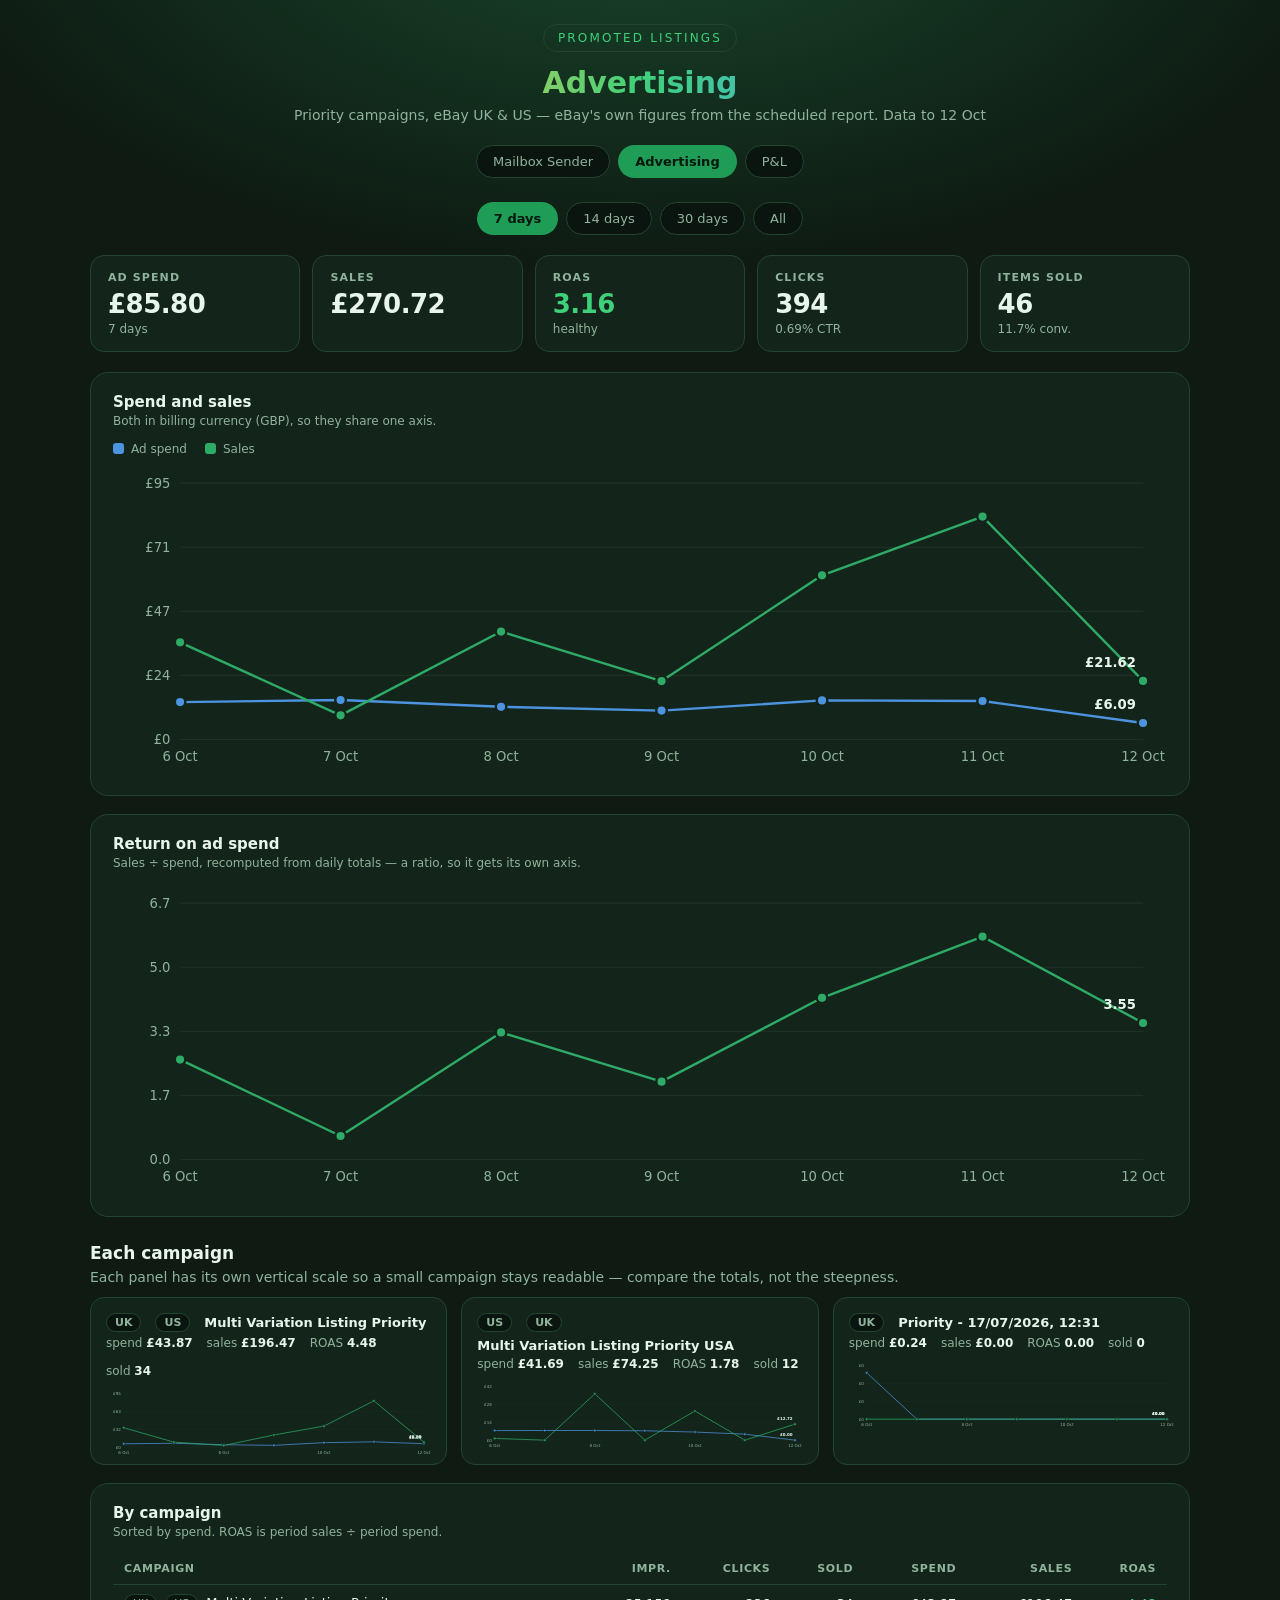
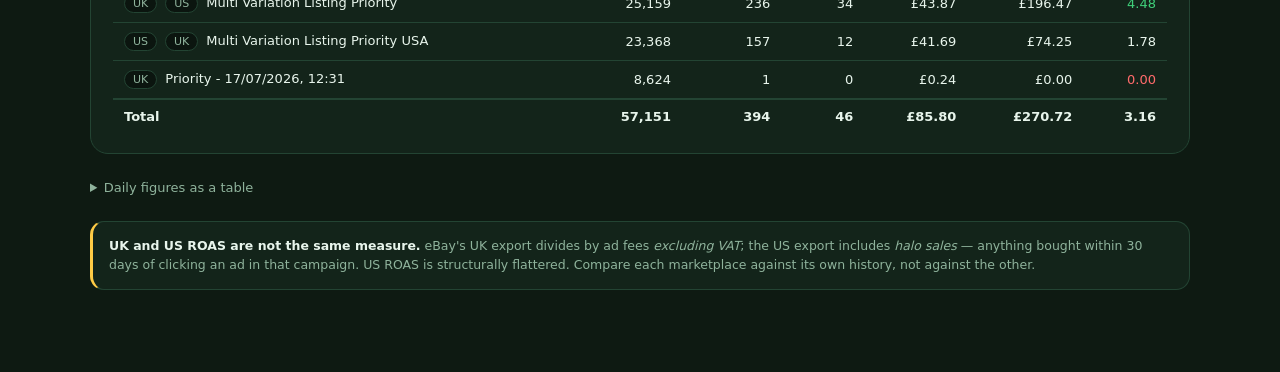
<file: advertising.html>
<!doctype html>
<html lang="en">
<head>
<meta charset="utf-8">
<meta name="viewport" content="width=device-width, initial-scale=1">
<meta name="robots" content="noindex, nofollow">
<title>Advertising · RBX</title>
<link rel="stylesheet" href="site.css">
</head>
<body>
<div class="wrap">
  <header>
    <div class="badge">Promoted Listings</div>
    <h1>Advertising</h1>
    <p class="sub">Priority campaigns, eBay UK &amp; US &mdash; eBay's own figures from the scheduled report. <span id="updated"></span></p>
  </header>

  <nav>
    <a href="index.html">Mailbox Sender</a>
    <a href="advertising.html" aria-current="page">Advertising</a>
    <a href="pnl.html">P&amp;L</a>
  </nav>

  <div class="controls" id="ranges" role="group" aria-label="Date range"></div>
  <div class="tiles" id="tiles"></div>

  <div class="card">
    <h2>Spend and sales</h2>
    <p class="note">Both in billing currency (GBP), so they share one axis.</p>
    <div class="legend">
      <span><i style="background:var(--s2)"></i>Ad spend</span>
      <span><i style="background:var(--s1)"></i>Sales</span>
    </div>
    <figure><svg id="chartMoney" role="img" aria-label="Ad spend and sales per day"></svg></figure>
  </div>

  <div class="card">
    <h2>Return on ad spend</h2>
    <p class="note">Sales &divide; spend, recomputed from daily totals &mdash; a ratio, so it gets its own axis.</p>
    <figure><svg id="chartRoas" role="img" aria-label="ROAS per day"></svg></figure>
  </div>

  <h2 class="section">Each campaign</h2>
  <p class="sub" style="margin:-4px 0 12px">Each panel has its own vertical scale so a small campaign stays readable &mdash; compare the totals, not the steepness.</p>
  <div class="multiples" id="campaignCharts"></div>

  <div class="card">
    <h2>By campaign</h2>
    <p class="note">Sorted by spend. ROAS is period sales &divide; period spend.</p>
    <div class="tbl-wrap"><table id="byCampaign"></table></div>
  </div>

  <details>
    <summary>Daily figures as a table</summary>
    <div class="card" style="margin-top:8px"><div class="tbl-wrap"><table id="byDay"></table></div></div>
  </details>

  <div class="caveat">
    <b>UK and US ROAS are not the same measure.</b> eBay's UK export divides by ad fees
    <i>excluding VAT</i>; the US export includes <i>halo sales</i> &mdash; anything bought within
    30 days of clicking an ad in that campaign. US ROAS is structurally flattered.
    Compare each marketplace against its own history, not against the other.
  </div>
</div>

<script type="module">
import { lineChart, gbp, num, shortDate } from './charts.js';

const CSV = 'data/priority_history.csv';
const RANGES = [{d:7,l:'7 days'},{d:14,l:'14 days'},{d:30,l:'30 days'},{d:0,l:'All'}];
let ROWS = [], range = 7;

function parseCSV(text){
  const lines = text.trim().split(/\r?\n/);
  const head = lines[0].split(',');
  return lines.slice(1).map(line=>{
    const cells = line.match(/("([^"]|"")*"|[^,]*)(,|$)/g).slice(0, head.length)
      .map(c => c.replace(/,$/,'').replace(/^"|"$/g,'').replace(/""/g,'"'));
    const o = {}; head.forEach((h,i)=>o[h]=cells[i] ?? '');
    ['impressions','clicks','sold'].forEach(k=>o[k]=parseInt(o[k]||0,10));
    ['ad_fees','sales'].forEach(k=>o[k]=parseFloat(o[k]||0));
    return o;
  }).filter(r=>r.date);
}

const inRange = rows => {
  if(!range) return rows;
  const all=[...new Set(rows.map(r=>r.date))].sort();
  if(!all.length) return rows;
  const cut=new Date(all[all.length-1]+'T00:00:00');
  cut.setDate(cut.getDate()-(range-1));
  return rows.filter(r=>r.date>=cut.toISOString().slice(0,10));
};

function byDate(rows){
  const m=new Map();
  rows.forEach(r=>{
    const a=m.get(r.date)||{date:r.date,fees:0,sales:0,clicks:0,sold:0,impressions:0};
    a.fees+=r.ad_fees; a.sales+=r.sales; a.clicks+=r.clicks; a.sold+=r.sold; a.impressions+=r.impressions;
    m.set(r.date,a);
  });
  return [...m.values()].sort((a,b)=>a.date<b.date?-1:1);
}

function render(){
  const rows=inRange(ROWS), days=byDate(rows), D=days.map(d=>d.date);
  const fee=new Map(days.map(d=>[d.date,d.fees])), sal=new Map(days.map(d=>[d.date,d.sales]));
  const T=days.reduce((a,d)=>({fees:a.fees+d.fees,sales:a.sales+d.sales,clicks:a.clicks+d.clicks,
    sold:a.sold+d.sold,impressions:a.impressions+d.impressions}),{fees:0,sales:0,clicks:0,sold:0,impressions:0});
  const roas=T.fees?T.sales/T.fees:0;

  document.getElementById('tiles').innerHTML=[
    ['Ad spend',gbp(T.fees),`${days.length} day${days.length===1?'':'s'}`,''],
    ['Sales',gbp(T.sales),'',''],
    ['ROAS',roas.toFixed(2),roas>=3?'healthy':(roas>=1?'thin':'losing money'),roas>=3?'good':(roas<1?'bad':'')],
    ['Clicks',num(T.clicks),T.impressions?`${(T.clicks/T.impressions*100).toFixed(2)}% CTR`:'',''],
    ['Items sold',num(T.sold),T.clicks?`${(T.sold/T.clicks*100).toFixed(1)}% conv.`:'',''],
  ].map(([k,v,d,c])=>`<div class="tile ${c}"><div class="k">${k}</div><div class="v">${v}</div><div class="d">${d}</div></div>`).join('');

  lineChart(document.getElementById('chartMoney'), D, [
    {name:'Spend', color:'var(--s2)', get:d=>fee.get(d)},
    {name:'Sales', color:'var(--s1)', get:d=>sal.get(d)},
  ], {axis:v=>'£'+Math.round(v), label:v=>gbp(v)});

  const rm=new Map(days.map(d=>[d.date, d.fees?d.sales/d.fees:0]));
  lineChart(document.getElementById('chartRoas'), D,
    [{name:'ROAS', color:'var(--s1)', get:d=>rm.get(d)}],
    {axis:v=>v.toFixed(1), label:v=>v.toFixed(2)});

  // one panel per campaign id; a campaign can run on both marketplaces
  const byId=new Map();
  rows.forEach(r=>{
    const a=byId.get(r.campaign_id)||{name:r.campaign_name,mkts:new Set(),day:new Map(),
      impressions:0,clicks:0,sold:0,fees:0,sales:0};
    a.mkts.add(r.marketplace);
    a.impressions+=r.impressions; a.clicks+=r.clicks; a.sold+=r.sold; a.fees+=r.ad_fees; a.sales+=r.sales;
    const d=a.day.get(r.date)||{fees:0,sales:0};
    d.fees+=r.ad_fees; d.sales+=r.sales; a.day.set(r.date,d);
    if(r.campaign_name) a.name=r.campaign_name;
    byId.set(r.campaign_id,a);
  });
  const panels=[...byId.values()].sort((a,b)=>b.fees-a.fees);
  document.getElementById('campaignCharts').innerHTML=panels.map((c,i)=>{
    const r=c.fees?c.sales/c.fees:0;
    return `<div class="mini">
      <h3>${[...c.mkts].map(m=>`<span class="pill">${m}</span>`).join('')}${c.name}</h3>
      <div class="stats"><span>spend <b>${gbp(c.fees)}</b></span><span>sales <b>${gbp(c.sales)}</b></span>
        <span>ROAS <b class="${c.fees&&r<1?'bad':(r>=3?'good':'')}">${c.fees?r.toFixed(2):'—'}</b></span>
        <span>sold <b>${num(c.sold)}</b></span></div>
      <figure><svg id="mini${i}" role="img" aria-label="Spend and sales for ${c.name}"></svg></figure></div>`;
  }).join('');
  panels.forEach((c,i)=>lineChart(document.getElementById('mini'+i), D, [
    {name:'Spend', color:'var(--s2)', get:d=>(c.day.get(d)||{}).fees||0},
    {name:'Sales', color:'var(--s1)', get:d=>(c.day.get(d)||{}).sales||0},
  ], {axis:v=>'£'+Math.round(v), label:v=>gbp(v)}, {h:190, compact:true}));

  const camps=[...byId.entries()].map(([id,c])=>({id,...c})).sort((a,b)=>b.fees-a.fees);
  document.getElementById('byCampaign').innerHTML=
    `<thead><tr><th>Campaign</th><th>Impr.</th><th>Clicks</th><th>Sold</th><th>Spend</th><th>Sales</th><th>ROAS</th></tr></thead><tbody>`+
    camps.map(c=>{const r=c.fees?c.sales/c.fees:0;return `<tr><td>${[...c.mkts].map(m=>`<span class="pill">${m}</span>`).join('')}${c.name}</td>
      <td>${num(c.impressions)}</td><td>${num(c.clicks)}</td><td>${num(c.sold)}</td>
      <td>${gbp(c.fees)}</td><td>${gbp(c.sales)}</td>
      <td class="${c.fees&&r<1?'bad':(r>=3?'good':'')}">${c.fees?r.toFixed(2):'—'}</td></tr>`;}).join('')+
    `</tbody><tfoot><tr><td>Total</td><td>${num(T.impressions)}</td><td>${num(T.clicks)}</td><td>${num(T.sold)}</td>
      <td>${gbp(T.fees)}</td><td>${gbp(T.sales)}</td><td>${roas.toFixed(2)}</td></tr></tfoot>`;

  document.getElementById('byDay').innerHTML=
    `<thead><tr><th>Date</th><th>Impr.</th><th>Clicks</th><th>Sold</th><th>Spend</th><th>Sales</th><th>ROAS</th></tr></thead><tbody>`+
    days.slice().reverse().map(d=>`<tr><td>${shortDate(d.date)}</td><td>${num(d.impressions)}</td>
      <td>${num(d.clicks)}</td><td>${num(d.sold)}</td><td>${gbp(d.fees)}</td><td>${gbp(d.sales)}</td>
      <td>${d.fees?(d.sales/d.fees).toFixed(2):'—'}</td></tr>`).join('')+`</tbody>`;

  const all=[...new Set(ROWS.map(r=>r.date))].sort();
  document.getElementById('updated').textContent = all.length ? 'Data to '+shortDate(all[all.length-1]) : '';
}

document.getElementById('ranges').innerHTML=RANGES.map(r=>
  `<button data-d="${r.d}" aria-pressed="${r.d===range}">${r.l}</button>`).join('');
document.getElementById('ranges').addEventListener('click',e=>{
  const b=e.target.closest('button'); if(!b) return;
  range=+b.dataset.d;
  [...e.currentTarget.children].forEach(x=>x.setAttribute('aria-pressed', x===b));
  render();
});

fetch(CSV+'?t='+Date.now()).then(r=>{if(!r.ok)throw new Error(r.status);return r.text();})
  .then(t=>{ROWS=parseCSV(t);render();})
  .catch(e=>document.querySelector('.wrap').insertAdjacentHTML('beforeend',
    `<div class="empty">Could not load <code>${CSV}</code> (${e.message}).</div>`));
</script>
</body>
</html>
</file>
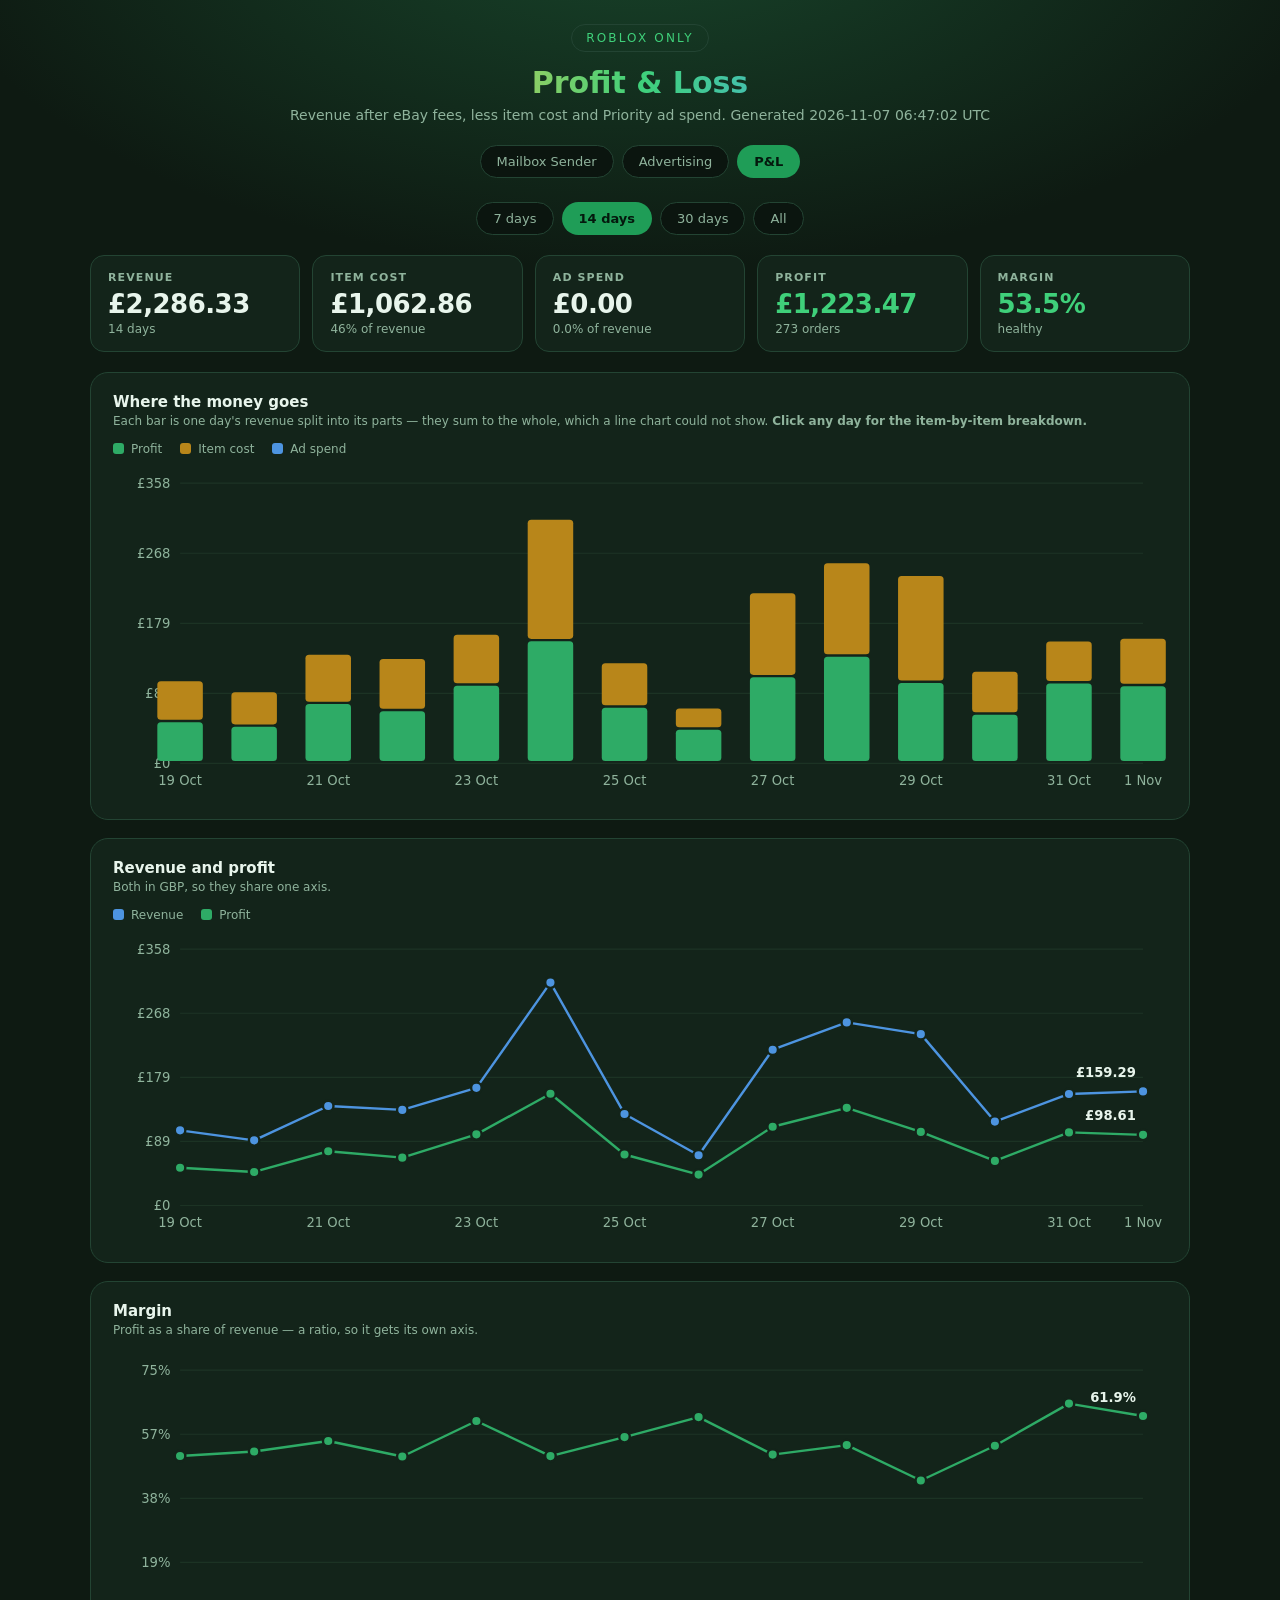
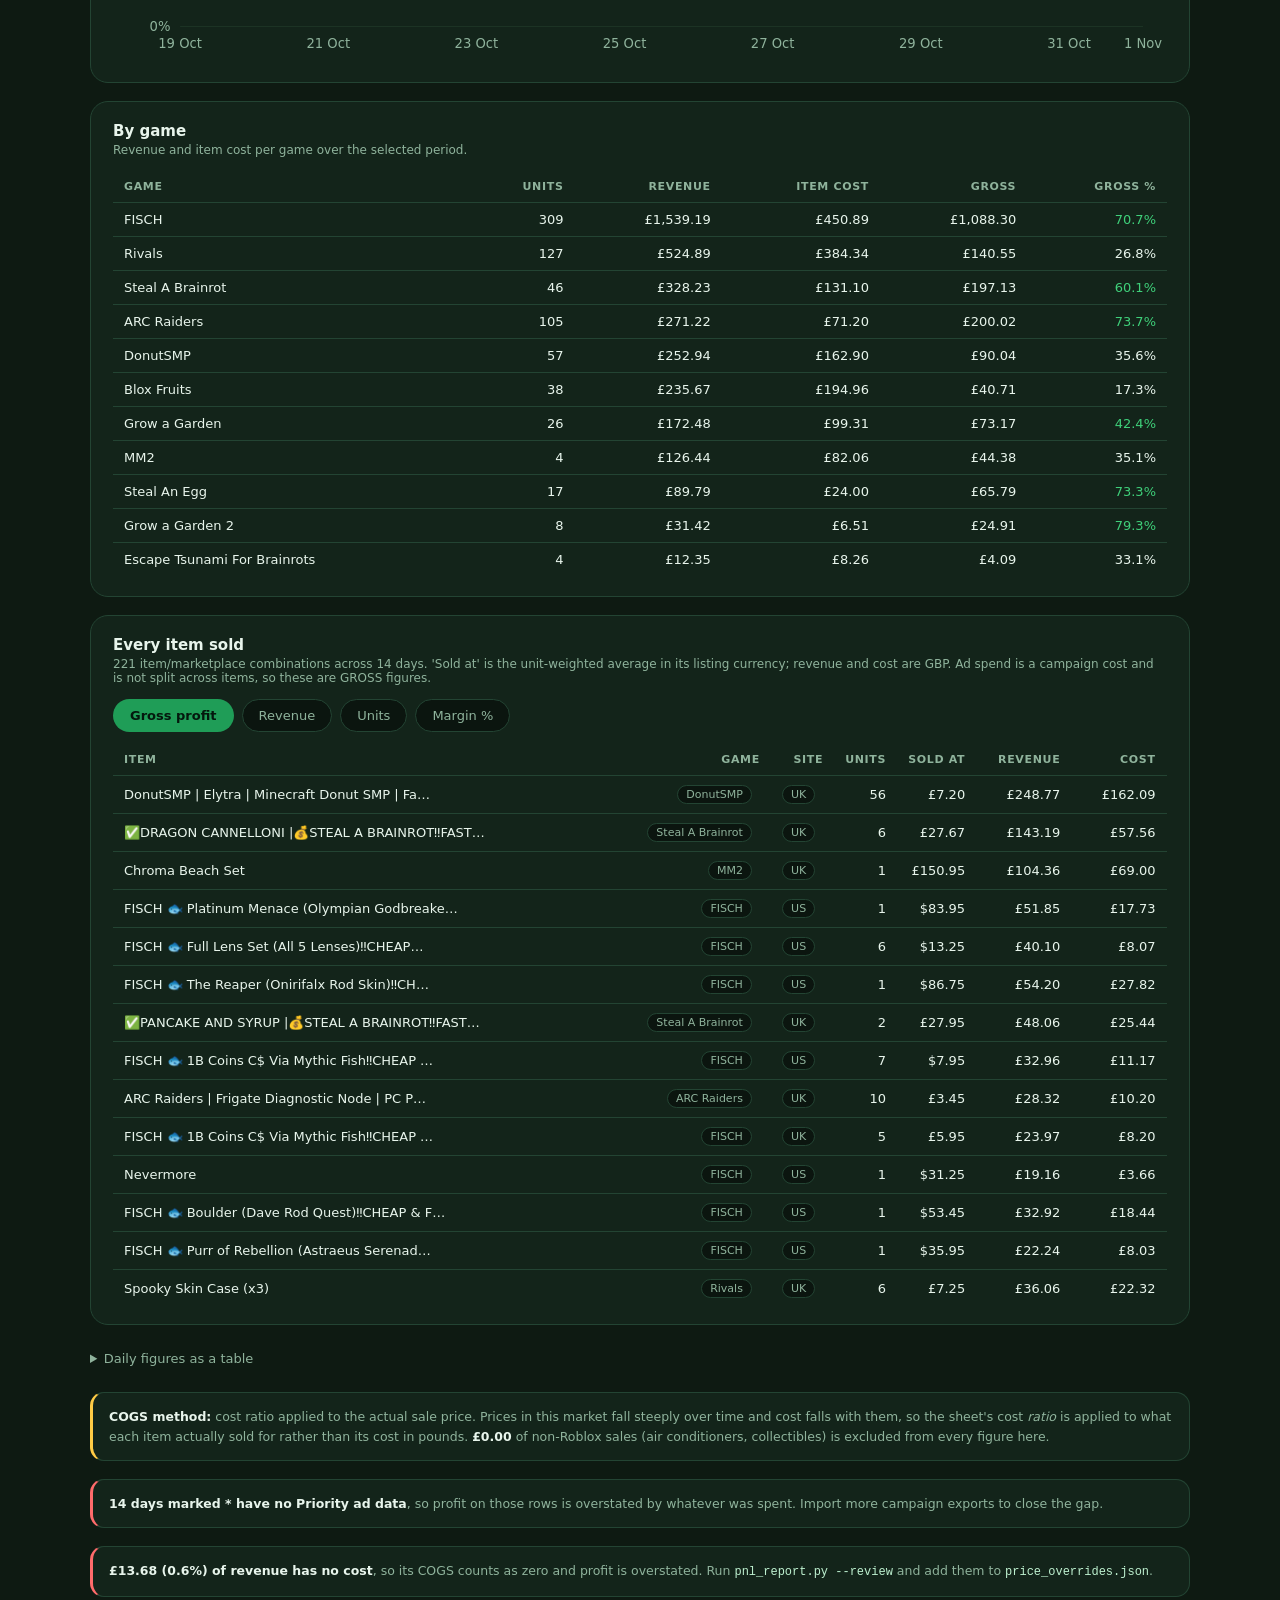
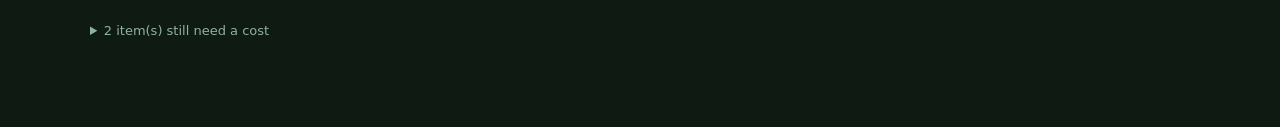
<file: pnl.html>
<!doctype html>
<html lang="en">
<head>
<meta charset="utf-8">
<meta name="viewport" content="width=device-width, initial-scale=1">
<meta name="robots" content="noindex, nofollow">
<title>P&amp;L · RBX</title>
<link rel="stylesheet" href="site.css">
</head>
<body>
<div class="wrap">
  <header>
    <div class="badge">Roblox only</div>
    <h1>Profit &amp; Loss</h1>
    <p class="sub">Revenue after eBay fees, less item cost and Priority ad spend. <span id="updated"></span></p>
  </header>

  <nav>
    <a href="index.html">Mailbox Sender</a>
    <a href="advertising.html">Advertising</a>
    <a href="pnl.html" aria-current="page">P&amp;L</a>
  </nav>

  <div class="controls" id="ranges" role="group" aria-label="Date range"></div>
  <div class="tiles" id="tiles"></div>

  <div class="card">
    <h2>Where the money goes</h2>
    <p class="note">Each bar is one day's revenue split into its parts &mdash; they sum to the whole, which a line chart could not show. <b>Click any day for the item-by-item breakdown.</b></p>
    <div class="legend">
      <span><i style="background:var(--s1)"></i>Profit</span>
      <span><i style="background:var(--s3)"></i>Item cost</span>
      <span><i style="background:var(--s2)"></i>Ad spend</span>
    </div>
    <figure><svg id="chartStack" role="img" aria-label="Daily revenue split into profit, item cost and ad spend"></svg></figure>
  </div>

  <div class="card">
    <h2>Revenue and profit</h2>
    <p class="note">Both in GBP, so they share one axis.</p>
    <div class="legend">
      <span><i style="background:var(--s2)"></i>Revenue</span>
      <span><i style="background:var(--s1)"></i>Profit</span>
    </div>
    <figure><svg id="chartMoney" role="img" aria-label="Revenue and profit per day"></svg></figure>
  </div>

  <div class="card">
    <h2>Margin</h2>
    <p class="note">Profit as a share of revenue &mdash; a ratio, so it gets its own axis.</p>
    <figure><svg id="chartMargin" role="img" aria-label="Profit margin per day"></svg></figure>
  </div>

  <div id="overrides"></div>
  <div id="detail"></div>

  <div class="card">
    <h2>By game</h2>
    <p class="note">Revenue and item cost per game over the selected period.</p>
    <div class="tbl-wrap"><table id="byGame"></table></div>
  </div>

  <div class="card">
    <h2>Every item sold</h2>
    <p class="note" id="byItemNote"></p>
    <div class="controls" id="itemSort" style="justify-content:flex-start;margin-bottom:12px"></div>
    <div class="tbl-wrap tbl-scroll"><table id="byItem"></table></div>
  </div>

  <details>
    <summary>Daily figures as a table</summary>
    <div class="card" style="margin-top:8px"><div class="tbl-wrap"><table id="byDay"></table></div></div>
  </details>

  <div id="notices"></div>
</div>

<script type="module">
import { lineChart, stackedBars, markSelected, gbp, num, shortDate } from './charts.js';

const SRC = 'data/pnl_data.json';
const RANGES = [{d:7,l:'7 days'},{d:14,l:'14 days'},{d:30,l:'30 days'},{d:0,l:'All'}];
let DATA = null, range = 14, picked = null, itemSort = 'gross';

/* A price in the currency it was listed in. Revenue and cost are always GBP
   because eBay converts before paying out; only 'sold at' is native. */
const listed = (v, ccy) => (ccy === 'USD' ? '$' : '£')
  + (v || 0).toLocaleString('en-GB', {minimumFractionDigits:2, maximumFractionDigits:2});

/* ---- manual cost overrides -------------------------------------------------
   This page is static, so it cannot write to price_overrides.json. Costs entered
   here live in THIS BROWSER only and are applied on the fly, which makes the
   effect visible immediately. To make them permanent, copy the generated block
   into ebay-tools/price_overrides.json and the next report picks them up.

   An override is a cost per unit in GBP, applied as cost x units. That is
   deliberately simpler than the ratio method the report uses by default: you are
   stating a known cost, so it is used as stated rather than scaled.            */
const OV_KEY = 'pnl_cost_overrides';
let OV = {};
try { OV = JSON.parse(localStorage.getItem(OV_KEY) || '{}'); } catch(e) { OV = {}; }
const saveOv = () => localStorage.setItem(OV_KEY, JSON.stringify(OV));
const hasOv  = r => Object.prototype.hasOwnProperty.call(OV, r.item);
const effCogs = r => hasOv(r) ? OV[r.item] * r.units : r.cogs;

function editCost(itemName, currentPerUnit){
  const cur = OV[itemName] != null ? OV[itemName] : (currentPerUnit || 0);
  const inp = prompt(`Cost per unit in GBP for:\n\n${itemName}\n\n`
    + `Leave blank to remove an override.`, cur ? cur.toFixed(2) : '');
  if(inp === null) return;
  if(inp.trim() === ''){ delete OV[itemName]; }
  else {
    const v = parseFloat(inp.replace(/[^0-9.]/g,''));
    if(isNaN(v) || v < 0){ alert('Enter a number, e.g. 1.25'); return; }
    OV[itemName] = v;
  }
  saveOv(); render();
}

function ovBanner(){
  const keys = Object.keys(OV);
  const host = document.getElementById('overrides');
  if(!keys.length){ host.innerHTML = ''; return; }
  const json = keys.sort().map(k=>`    ${JSON.stringify(k)}: { "cost": ${OV[k].toFixed(2)} }`).join(',\n');
  host.innerHTML = `<div class="caveat"><b>${keys.length} manual cost${keys.length===1?'':'s'}
    applied in this browser only.</b> Every figure above reflects them, but they are not saved
    to the project. Paste this into <code>ebay-tools/price_overrides.json</code> under
    <code>by_ebay_name</code> to make them permanent:
    <pre style="margin:10px 0 0;padding:11px;background:var(--panel-2);border:1px solid var(--line);
      border-radius:10px;overflow-x:auto;font-size:11.5px;color:var(--code)">${json}</pre>
    <div style="margin-top:10px;display:flex;gap:8px;flex-wrap:wrap">
      <button id="copyOv" style="font:inherit;font-size:12px;background:var(--leaf-deep);color:#04180d;
        border:none;border-radius:999px;padding:6px 14px;cursor:pointer;font-weight:600">Copy</button>
      <button id="clearOv" style="font:inherit;font-size:12px;background:none;color:var(--muted);
        border:1px solid var(--line);border-radius:999px;padding:6px 14px;cursor:pointer">Clear all</button>
    </div></div>`;
  document.getElementById('copyOv').onclick = e => {
    navigator.clipboard.writeText(json).then(()=>{ e.target.textContent='Copied';
      setTimeout(()=>e.target.textContent='Copy', 1400); });
  };
  document.getElementById('clearOv').onclick = () => {
    if(confirm('Remove all manual costs entered in this browser?')){ OV = {}; saveOv(); render(); }
  };
}

/* Ad spend is a campaign-level cost eBay never attributes to an item, so the
   per-item rows carry revenue and item cost only. The day's ad spend is shown
   as its own line rather than spread across items, which would invent a
   precision the data does not have. */
function showDay(date){
  picked = date;
  const host = document.getElementById('detail');
  const rows = (DATA.items||[]).filter(i=>i.date===date)
                               .sort((a,b)=>(b.revenue-b.cogs)-(a.revenue-a.cogs));
  const d = (DATA.days||[]).find(x=>x.date===date);
  if(!rows.length || !d){ host.innerHTML=''; return; }

  const rev=rows.reduce((a,r)=>a+r.revenue,0), cogs=rows.reduce((a,r)=>a+effCogs(r),0);
  const gross=rev-cogs, net=gross-d.ads;

  host.innerHTML = `<div class="card" id="detailCard">
    <h2>${new Date(date+'T00:00:00').toLocaleDateString('en-GB',{weekday:'long',day:'numeric',month:'long'})}
      <button id="closeDetail" style="float:right;font:inherit;font-size:12px;background:none;
        border:1px solid var(--line);color:var(--muted);border-radius:999px;padding:4px 12px;cursor:pointer">close</button></h2>
    <p class="note">${rows.length} item${rows.length===1?'':'s'} sold across ${num(d.orders)} order${d.orders===1?'':'s'}.
      Sorted by gross profit. 'Sold at' is in the currency it was listed in; revenue and cost
      are GBP, since eBay converts before paying out. Ad spend is a campaign cost, so it is
      not split across items.</p>
    <div class="tbl-wrap"><table>
      <thead><tr><th>Item</th><th>Game</th><th>Site</th><th>Units</th><th>Sold at</th><th>Revenue</th><th>Cost</th><th>Gross</th><th>Margin</th></tr></thead>
      <tbody>${rows.map(r=>{
        const c=effCogs(r), g=r.revenue-c, m=r.revenue?g/r.revenue*100:0;
        // 'Sold at' is the price in the LISTING currency, so it carries its own
        // symbol. Revenue, cost and gross are always GBP — eBay converts before
        // paying out, so mixing a $ price into those columns would be wrong.
        const sold = listed(r.sold_at, r.currency);
        return `<tr data-item="${encodeURIComponent(r.item)}" data-unit="${r.units?c/r.units:0}" style="cursor:cell" title="double-click to set the cost">
          <td>${r.item.length>42?r.item.slice(0,42)+'…':r.item}${r.costed||hasOv(r)?'':' <span class="pill bad">no cost</span>'}${hasOv(r)?' <span class="pill good">manual</span>':''}</td>
          <td><span class="pill">${r.game}</span></td>
          <td><span class="pill">${r.currency==='USD'?'US':'UK'}</span></td>
          <td>${num(r.units)}</td><td>${sold}</td>
          <td>${gbp(r.revenue)}</td><td>${gbp(c)}</td>
          <td class="${g>0?'good':'bad'}">${gbp(g)}</td>
          <td class="${m>=40?'good':(m<15?'bad':'')}">${m.toFixed(1)}%</td></tr>`;}).join('')}
      </tbody>
      <tfoot>
        <tr><td colspan="5">Totals</td><td>${gbp(rev)}</td><td>${gbp(cogs)}</td>
            <td class="${gross>0?'good':'bad'}">${gbp(gross)}</td><td>${rev?(gross/rev*100).toFixed(1):'0.0'}%</td></tr>
        <tr><td colspan="7">Ad spend for the day${d.has_ads?'':' (no data)'}</td>
            <td colspan="2">−${gbp(d.ads)}</td></tr>
        <tr><td colspan="7">Net profit</td>
            <td colspan="2" class="${net>0?'good':'bad'}">${gbp(net)}</td></tr>
      </tfoot></table></div></div>`;

  document.getElementById('closeDetail').onclick = () => {
    picked = null; host.innerHTML = ''; render();
  };
  document.getElementById('detailCard').scrollIntoView({behavior:'smooth', block:'nearest'});
}

/* Every item sold in the selected range, one row per item per marketplace.
   Grouped by (item, currency) rather than item alone: the same product sells at
   £7.95 in the UK and $10.45 in the US, and averaging those together would be a
   number that means nothing. 'Sold at' is the unit-weighted average price in its
   own currency, since a price can move within the window. */
function renderItems(dates){
  const inWin = new Set(dates);
  const agg = new Map();
  (DATA.items||[]).forEach(r=>{
    if(!inWin.has(r.date)) return;
    const k = r.item + ' ' + (r.currency||'GBP');
    const a = agg.get(k) || {item:r.item, currency:r.currency||'GBP', game:r.game,
                             units:0, revenue:0, cogs:0, soldSum:0, costed:true, days:0};
    a.units += r.units; a.revenue += r.revenue; a.cogs += effCogs(r);
    a.soldSum += (r.sold_at||0) * r.units;
    a.days += 1;
    if(!r.costed && !hasOv(r)) a.costed = false;
    if(hasOv(r)) a.manual = true;
    agg.set(k, a);
  });

  let rows = [...agg.values()];
  const key = itemSort;
  rows.sort((a,b)=>{
    if(key==='revenue') return b.revenue - a.revenue;
    if(key==='units')   return b.units - a.units;
    if(key==='margin'){
      const ma = a.revenue?(a.revenue-a.cogs)/a.revenue:0, mb = b.revenue?(b.revenue-b.cogs)/b.revenue:0;
      return mb - ma;
    }
    return (b.revenue-b.cogs) - (a.revenue-a.cogs);   // gross profit
  });

  const T = rows.reduce((a,r)=>({u:a.u+r.units, rev:a.rev+r.revenue, cogs:a.cogs+r.cogs}),
                        {u:0,rev:0,cogs:0});
  document.getElementById('byItemNote').textContent =
    `${rows.length} item/marketplace combination${rows.length===1?'':'s'} across ${dates.length} day${dates.length===1?'':'s'}. `
    + `'Sold at' is the unit-weighted average in its listing currency; revenue and cost are GBP. `
    + `Ad spend is a campaign cost and is not split across items, so these are GROSS figures.`;

  document.getElementById('byItem').innerHTML =
    `<thead><tr><th>Item</th><th>Game</th><th>Site</th><th>Units</th><th>Sold at</th>
      <th>Revenue</th><th>Cost</th><th>Gross</th><th>Margin</th></tr></thead><tbody>`+
    rows.map(r=>{
      const g = r.revenue - r.cogs, m = r.revenue ? g/r.revenue*100 : 0;
      const avg = r.units ? r.soldSum/r.units : 0;
      return `<tr data-item="${encodeURIComponent(r.item)}" data-unit="${r.units?r.cogs/r.units:0}" style="cursor:cell" title="double-click to set the cost">
        <td>${r.item.length>44?r.item.slice(0,44)+'…':r.item}${r.costed?'':' <span class="pill bad">no cost</span>'}${r.manual?' <span class="pill good">manual</span>':''}</td>
        <td><span class="pill">${r.game||'—'}</span></td>
        <td><span class="pill">${r.currency==='USD'?'US':'UK'}</span></td>
        <td>${num(r.units)}</td><td>${listed(avg, r.currency)}</td>
        <td>${gbp(r.revenue)}</td><td>${gbp(r.cogs)}</td>
        <td class="${g>0?'good':'bad'}">${gbp(g)}</td>
        <td class="${m>=40?'good':(m<15?'bad':'')}">${m.toFixed(1)}%</td></tr>`;
    }).join('')+
    `</tbody><tfoot><tr><td colspan="3">Total</td><td>${num(T.u)}</td><td></td>
      <td>${gbp(T.rev)}</td><td>${gbp(T.cogs)}</td>
      <td class="${T.rev-T.cogs>0?'good':'bad'}">${gbp(T.rev-T.cogs)}</td>
      <td>${T.rev?((T.rev-T.cogs)/T.rev*100).toFixed(1):'0.0'}%</td></tr></tfoot>`;
}

const inRange = days => {
  if(!range || !days.length) return days;
  const cut = new Date(days[days.length-1].date + 'T00:00:00');
  cut.setDate(cut.getDate() - (range - 1));
  const c = cut.toISOString().slice(0,10);
  return days.filter(d => d.date >= c);
};

function render(){
  // With a manual cost in play the day totals must be rebuilt from the item
  // rows, otherwise the charts and tiles would keep showing the sheet's COGS
  // while the tables below showed yours.
  if(Object.keys(OV).length){
    const byDate = new Map();
    (DATA.items||[]).forEach(r=>byDate.set(r.date, (byDate.get(r.date)||0) + effCogs(r)));
    (DATA.days||[]).forEach(d=>{ if(byDate.has(d.date)) d.cogs = byDate.get(d.date); });
  } else if(DATA._origCogs){
    (DATA.days||[]).forEach(d=>{ if(DATA._origCogs[d.date]!=null) d.cogs = DATA._origCogs[d.date]; });
  }
  const days = inRange(DATA.days || []);
  const D = days.map(d => d.date);
  const profitOf = d => d.revenue - d.cogs - d.ads;

  const T = days.reduce((a,d)=>({rev:a.rev+d.revenue, cogs:a.cogs+d.cogs, ads:a.ads+d.ads,
    orders:a.orders+d.orders, units:a.units+d.units, nocost:a.nocost+d.nocost_revenue}),
    {rev:0,cogs:0,ads:0,orders:0,units:0,nocost:0});
  const profit = T.rev - T.cogs - T.ads;
  const margin = T.rev ? profit/T.rev*100 : 0;

  document.getElementById('tiles').innerHTML = [
    ['Revenue', gbp(T.rev), `${days.length} day${days.length===1?'':'s'}`, ''],
    ['Item cost', gbp(T.cogs), T.rev?`${(T.cogs/T.rev*100).toFixed(0)}% of revenue`:'', ''],
    ['Ad spend', gbp(T.ads), T.rev?`${(T.ads/T.rev*100).toFixed(1)}% of revenue`:'', ''],
    ['Profit', gbp(profit), `${T.orders} orders`, profit>0?'good':'bad'],
    ['Margin', margin.toFixed(1)+'%', margin>=40?'healthy':(margin>=15?'thin':'poor'),
      margin>=40?'good':(margin<15?'bad':'')],
  ].map(([k,v,d,c])=>`<div class="tile ${c}"><div class="k">${k}</div><div class="v">${v}</div><div class="d">${d}</div></div>`).join('');

  const mProfit = new Map(days.map(d=>[d.date, Math.max(0, profitOf(d))]));
  const mCogs   = new Map(days.map(d=>[d.date, d.cogs]));
  const mAds    = new Map(days.map(d=>[d.date, d.ads]));
  stackedBars(document.getElementById('chartStack'), D, [
    {name:'Profit',    color:'var(--s1)', get:d=>mProfit.get(d)},
    {name:'Item cost', color:'var(--s3)', get:d=>mCogs.get(d)},
    {name:'Ad spend',  color:'var(--s2)', get:d=>mAds.get(d)},
  ], {axis:v=>'£'+Math.round(v), label:v=>gbp(v)}, {h:280, onPick:showDay});

  const mRev = new Map(days.map(d=>[d.date, d.revenue]));
  const mPr  = new Map(days.map(d=>[d.date, profitOf(d)]));
  lineChart(document.getElementById('chartMoney'), D, [
    {name:'Revenue', color:'var(--s2)', get:d=>mRev.get(d)},
    {name:'Profit',  color:'var(--s1)', get:d=>mPr.get(d)},
  ], {axis:v=>'£'+Math.round(v), label:v=>gbp(v)}, {onPick:showDay});

  const mMar = new Map(days.map(d=>[d.date, d.revenue ? profitOf(d)/d.revenue*100 : 0]));
  lineChart(document.getElementById('chartMargin'), D,
    [{name:'Margin', color:'var(--s1)', get:d=>mMar.get(d)}],
    {axis:v=>v.toFixed(0)+'%', label:v=>v.toFixed(1)+'%'}, {onPick:showDay});

  const games = (DATA.games || []).filter(g=>g.revenue>0);
  document.getElementById('byGame').innerHTML =
    `<thead><tr><th>Game</th><th>Units</th><th>Revenue</th><th>Item cost</th><th>Gross</th><th>Gross %</th></tr></thead><tbody>`+
    games.map(g=>{const gp=g.revenue-g.cogs, pc=g.revenue?gp/g.revenue*100:0;
      return `<tr><td>${g.game}</td><td>${num(g.units)}</td><td>${gbp(g.revenue)}</td>
        <td>${gbp(g.cogs)}</td><td>${gbp(gp)}</td>
        <td class="${pc>=40?'good':(pc<15?'bad':'')}">${pc.toFixed(1)}%</td></tr>`;}).join('')+
    `</tbody>`;

  document.getElementById('byDay').innerHTML =
    `<thead><tr><th>Date</th><th>Orders</th><th>Units</th><th>Revenue</th><th>Cost</th><th>Ads</th><th>Profit</th><th>Margin</th></tr></thead><tbody>`+
    days.slice().reverse().map(d=>{const p=profitOf(d), m=d.revenue?p/d.revenue*100:0;
      return `<tr data-date="${d.date}" style="cursor:pointer" title="click for the breakdown">
        <td>${shortDate(d.date)}${d.has_ads?'':' *'}</td><td>${num(d.orders)}</td>
        <td>${num(d.units)}</td><td>${gbp(d.revenue)}</td><td>${gbp(d.cogs)}</td>
        <td>${gbp(d.ads)}</td><td class="${p>0?'good':'bad'}">${gbp(p)}</td>
        <td>${m.toFixed(1)}%</td></tr>`;}).join('')+`</tbody>`;

  // keep the charts and the open panel pointing at the same day
  if(picked && D.includes(picked)){
    ['chartStack','chartMoney','chartMargin'].forEach(id=>
      markSelected(document.getElementById(id), D, picked));
  } else if(picked){
    picked = null; document.getElementById('detail').innerHTML = '';
  }

  renderItems(D);
  ovBanner();

  const noAd = days.filter(d=>!d.has_ads).length;
  const notices = [];
  notices.push(`<div class="caveat"><b>COGS method:</b> ${DATA.method}.
    Prices in this market fall steeply over time and cost falls with them, so the
    sheet's cost <i>ratio</i> is applied to what each item actually sold for rather
    than its cost in pounds. <b>${gbp(DATA.excluded_non_roblox)}</b> of non-Roblox sales
    (air conditioners, collectibles) is excluded from every figure here.</div>`);
  if(noAd) notices.push(`<div class="caveat warn"><b>${noAd} day${noAd===1?'':'s'} marked *
    ${noAd===1?'has':'have'} no Priority ad data</b>, so profit on those rows is overstated by
    whatever was spent. Import more campaign exports to close the gap.</div>`);
  if(T.nocost > 0.005) notices.push(`<div class="caveat warn"><b>${gbp(T.nocost)}
    (${(T.nocost/T.rev*100).toFixed(1)}%) of revenue has no cost</b>, so its COGS counts as zero
    and profit is overstated. Run <code>pnl_report.py --review</code> and add them to
    <code>price_overrides.json</code>.</div>`);
  const needs = (DATA.needs_price||[]).slice(0,8);
  if(needs.length) notices.push(`<details><summary>${(DATA.needs_price||[]).length} item(s) still need a cost</summary>
    <div class="card" style="margin-top:8px"><div class="tbl-wrap"><table>
    <thead><tr><th>Item</th><th>Units</th><th>Sold at</th><th>Revenue</th></tr></thead><tbody>
    ${needs.map(n=>`<tr><td>${n.item}</td><td>${num(n.units)}</td><td>${gbp(n.sold_at)}</td><td>${gbp(n.revenue)}</td></tr>`).join('')}
    </tbody></table></div></div></details>`);
  document.getElementById('notices').innerHTML = notices.join('');

  document.getElementById('updated').textContent =
    DATA.generated ? 'Generated ' + DATA.generated.replace('T',' ').replace('Z',' UTC') : '';
}


const SORTS = [{k:'gross',l:'Gross profit'},{k:'revenue',l:'Revenue'},
               {k:'units',l:'Units'},{k:'margin',l:'Margin %'}];
document.getElementById('itemSort').innerHTML = SORTS.map(s=>
  `<button data-k="${s.k}" aria-pressed="${s.k===itemSort}">${s.l}</button>`).join('');
document.getElementById('itemSort').addEventListener('click', e=>{
  const b = e.target.closest('button'); if(!b) return;
  itemSort = b.dataset.k;
  [...e.currentTarget.children].forEach(x=>x.setAttribute('aria-pressed', x===b));
  render();
});

document.addEventListener('dblclick', e=>{
  const tr = e.target.closest('tr[data-item]');
  if(!tr) return;
  editCost(decodeURIComponent(tr.dataset.item), parseFloat(tr.dataset.unit)||0);
});

// Delegated once, not per render — re-binding inside render() would stack a
// duplicate listener every time the range changed.
document.getElementById('byDay').addEventListener('click', e=>{
  const tr = e.target.closest('tr[data-date]');
  if(tr) showDay(tr.dataset.date);
});

document.getElementById('ranges').innerHTML = RANGES.map(r=>
  `<button data-d="${r.d}" aria-pressed="${r.d===range}">${r.l}</button>`).join('');
document.getElementById('ranges').addEventListener('click',e=>{
  const b=e.target.closest('button'); if(!b) return;
  range=+b.dataset.d;
  [...e.currentTarget.children].forEach(x=>x.setAttribute('aria-pressed', x===b));
  render();
});

fetch(SRC+'?t='+Date.now()).then(r=>{if(!r.ok)throw new Error(r.status);return r.json();})
  .then(j=>{DATA=j; DATA._origCogs=Object.fromEntries((j.days||[]).map(d=>[d.date,d.cogs])); render();})
  .catch(e=>document.querySelector('.wrap').insertAdjacentHTML('beforeend',
    `<div class="empty">Could not load <code>${SRC}</code> (${e.message}).</div>`));
</script>
</body>
</html>
</file>
<file: site.css>
/* site.css — shared look for the RBX tool pages.
   Palette and type lifted from index.html so the dashboards read as the same
   site as the mailbox sender rather than bolted on.

   Chart series colours are NOT the raw site accents. The site's #3fd07a leaf and
   #ffcb45 gold sit too light for a dark chart surface and are only ΔE 7.2 apart
   under protanopia — close enough to be unreadable for a red-blind viewer. These
   three are the same hues snapped into the dark-mode lightness band, ordered so
   green and gold are never adjacent. Validated against the #13241a panel: all
   six checks pass. Re-validate before changing them. */
:root{
  --bg:#0e1a12;
  --panel:#13241a;
  --panel-2:#0b150f;
  --line:#234433;
  --text:#e8f5ec;
  --muted:#8fb39c;
  --leaf:#3fd07a;
  --leaf-deep:#1f9d57;
  --gold:#ffcb45;
  --code:#bdf0cf;

  --s1:#2eab66;   /* green — profit / sales */
  --s2:#4d94e0;   /* blue  — spend / ads    */
  --s3:#b8861a;   /* gold  — COGS           */
  --danger:#ff6b6b;
  --grid:#1c3324;
}
*{box-sizing:border-box;margin:0;padding:0}
body{
  font-family:'Segoe UI',system-ui,-apple-system,sans-serif;
  background:
    radial-gradient(1200px 600px at 50% -10%, #18452b 0%, transparent 60%),
    var(--bg);
  background-attachment:fixed;
  color:var(--text);
  min-height:100vh;
  padding:24px 16px 64px;
  -webkit-font-smoothing:antialiased;
}
.wrap{max-width:1100px;margin:0 auto}
header{text-align:center;margin-bottom:22px}
.badge{
  display:inline-block;font-size:12px;letter-spacing:.18em;text-transform:uppercase;
  color:var(--leaf);border:1px solid var(--line);border-radius:999px;
  padding:6px 14px;margin-bottom:14px;
}
h1{
  font-size:30px;font-weight:800;line-height:1.1;
  background:linear-gradient(90deg,#ff6b6b,#ffcb45,#3fd07a,#4dabf7,#b197fc);
  -webkit-background-clip:text;background-clip:text;color:transparent;
}
.sub{color:var(--muted);font-size:14px;margin-top:8px}

/* nav ------------------------------------------------------------------ */
nav{display:flex;gap:8px;justify-content:center;flex-wrap:wrap;margin:18px 0 24px}
nav a{
  font-size:13px;color:var(--muted);text-decoration:none;padding:8px 16px;
  border:1px solid var(--line);border-radius:999px;background:var(--panel-2);
  transition:border-color .15s,color .15s,background .15s;
}
nav a:hover{border-color:var(--leaf);color:var(--leaf)}
nav a[aria-current="page"]{background:var(--leaf-deep);color:#04180d;border-color:transparent;font-weight:600}

/* cards ---------------------------------------------------------------- */
.card{
  background:var(--panel);border:1px solid var(--line);border-radius:18px;
  padding:20px 22px;margin-bottom:18px;
}
.card h2{font-size:15px;margin:0 0 3px;font-weight:700}
.card .note{font-size:12px;color:var(--muted);margin:0 0 14px}
.section{font-size:17px;margin:26px 0 10px;font-weight:700}

/* controls ------------------------------------------------------------- */
.controls{display:flex;gap:8px;flex-wrap:wrap;margin-bottom:20px;justify-content:center}
.controls button{
  font:inherit;font-size:13px;padding:8px 16px;border-radius:999px;cursor:pointer;
  border:1px solid var(--line);background:var(--panel-2);color:var(--muted);
  transition:border-color .15s,color .15s,background .15s;
}
.controls button:hover{border-color:var(--leaf);color:var(--leaf)}
.controls button[aria-pressed="true"]{
  background:var(--leaf-deep);color:#04180d;border-color:transparent;font-weight:600;
}

/* stat tiles ----------------------------------------------------------- */
.tiles{display:grid;grid-template-columns:repeat(auto-fit,minmax(150px,1fr));gap:12px;margin-bottom:20px}
.tile{background:var(--panel);border:1px solid var(--line);border-radius:14px;padding:15px 17px}
.tile .k{font-size:11px;color:var(--muted);letter-spacing:.1em;text-transform:uppercase;font-weight:600}
.tile .v{font-size:26px;font-weight:800;letter-spacing:-.02em;margin-top:5px;font-variant-numeric:tabular-nums}
.tile .d{font-size:12px;color:var(--muted);margin-top:3px;font-variant-numeric:tabular-nums}
.tile.good .v{color:var(--leaf)}
.tile.bad .v{color:var(--danger)}

/* charts --------------------------------------------------------------- */
figure{margin:0}
svg{display:block;width:100%;height:auto;overflow:visible}
.legend{display:flex;gap:18px;font-size:12px;color:var(--muted);margin:0 0 8px;flex-wrap:wrap}
.legend i{display:inline-block;width:11px;height:11px;border-radius:3px;margin-right:7px;vertical-align:-1px}
.multiples{display:grid;grid-template-columns:repeat(auto-fit,minmax(330px,1fr));gap:14px;margin-bottom:18px}
.mini{background:var(--panel);border:1px solid var(--line);border-radius:14px;padding:15px 15px 6px}
.mini h3{font-size:13px;margin:0 0 4px;font-weight:700;display:flex;align-items:center;gap:6px;flex-wrap:wrap}
.mini .stats{display:flex;gap:14px;font-size:12px;color:var(--muted);margin:0 0 10px;flex-wrap:wrap;font-variant-numeric:tabular-nums}
.mini .stats b{color:var(--text);font-weight:700}

/* tables --------------------------------------------------------------- */
.tbl-wrap{overflow-x:auto;-webkit-overflow-scrolling:touch}
.tbl-scroll{max-height:560px;overflow-y:auto}
.tbl-scroll thead th{position:sticky;top:0;background:var(--panel);z-index:1}
table{border-collapse:collapse;width:100%;font-size:13px;font-variant-numeric:tabular-nums}
th,td{padding:9px 11px;text-align:right;border-bottom:1px solid var(--line);white-space:nowrap}
th:first-child,td:first-child{text-align:left}
th{font-size:11px;text-transform:uppercase;letter-spacing:.06em;color:var(--muted);font-weight:700}
tbody tr:last-child td{border-bottom:none}
tbody tr:hover td{background:var(--panel-2)}
tfoot td{font-weight:700;border-top:2px solid var(--line);border-bottom:none}
.pill{display:inline-block;font-size:11px;padding:2px 8px;border-radius:999px;
      border:1px solid var(--line);color:var(--muted);margin-right:8px;background:var(--panel-2)}
.good{color:var(--leaf)}
.bad{color:var(--danger)}

/* notices -------------------------------------------------------------- */
.caveat{
  font-size:12.5px;color:var(--muted);background:var(--panel);border:1px solid var(--line);
  border-left:3px solid var(--gold);border-radius:14px;padding:14px 16px;margin-bottom:18px;line-height:1.55;
}
.caveat b{color:var(--text)}
.caveat.warn{border-left-color:var(--danger)}
details{margin-bottom:18px}
summary{cursor:pointer;font-size:13px;color:var(--muted);padding:8px 0}
summary:hover{color:var(--leaf)}
.empty{color:var(--muted);padding:30px 0;text-align:center;font-size:14px}
code{font-family:ui-monospace,Consolas,monospace;color:var(--code);font-size:12px}

/* tooltip -------------------------------------------------------------- */
.tip{
  position:fixed;pointer-events:none;opacity:0;transition:opacity .08s;
  background:var(--panel-2);border:1px solid var(--line);color:var(--text);
  font-size:12px;padding:8px 11px;border-radius:10px;white-space:nowrap;z-index:9;
  font-variant-numeric:tabular-nums;box-shadow:0 6px 20px rgba(0,0,0,.45);
}
.tip b{font-weight:700;color:var(--leaf)}
</file>
